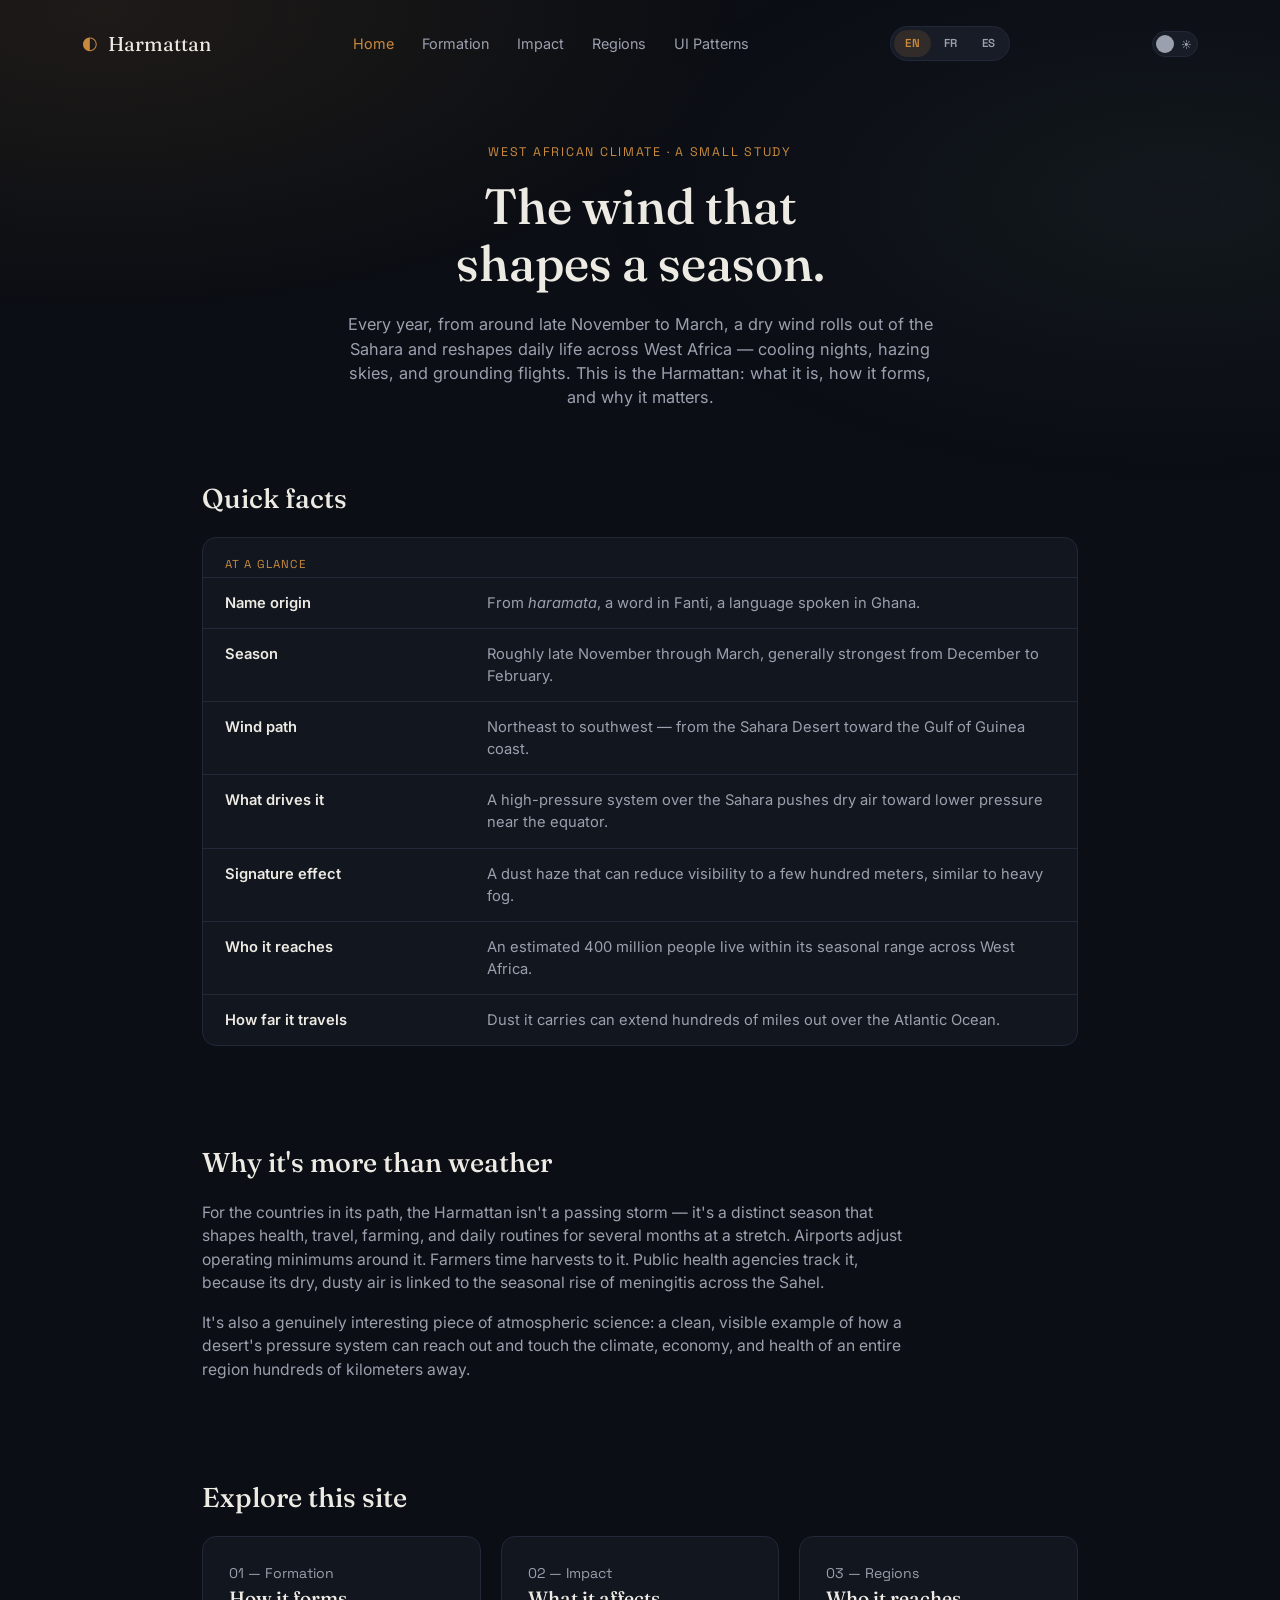
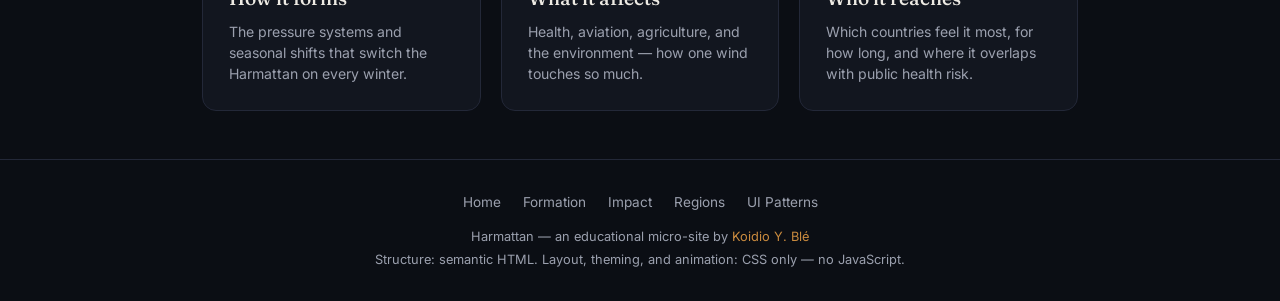
<file: index.html>
<!DOCTYPE html>
<html lang="en">
<head>
<meta charset="UTF-8">
<meta name="viewport" content="width=device-width, initial-scale=1.0">
<title>Harmattan — The wind that shapes a season</title>
<meta name="description" content="An educational micro-site about the Harmattan: the dry, dusty seasonal wind that shapes life across West Africa every year.">
<link rel="preconnect" href="https://fonts.googleapis.com">
<link rel="preconnect" href="https://fonts.gstatic.com" crossorigin>
<link href="https://fonts.googleapis.com/css2?family=Fraunces:opsz,wght@9..144,400;9..144,500;9..144,600&family=Inter:wght@400;500;600&family=Space+Grotesk:wght@500;600;700&display=swap" rel="stylesheet">
<link rel="stylesheet" href="style.css">
</head>
<body>

  <div class="haze" aria-hidden="true"></div>

  <div class="controls visually-hidden-group">
    <input type="radio" name="lang" id="lang-en" checked>
    <input type="radio" name="lang" id="lang-fr">
    <input type="radio" name="lang" id="lang-es">
  </div>

  <header class="site-header">
    <div class="site-header__inner">
      <a href="index.html" class="brand">
        <span class="brand__mark">◐</span>
        <span class="brand__name">Harmattan</span>
      </a>
      <nav class="site-nav" aria-label="Main">
        <a href="index.html" aria-current="page"><span lang="en">Home</span><span lang="fr">Accueil</span><span lang="es">Inicio</span></a>
        <a href="formation.html"><span lang="en">Formation</span><span lang="fr">Formation</span><span lang="es">Formación</span></a>
        <a href="impact.html"><span lang="en">Impact</span><span lang="fr">Impact</span><span lang="es">Impacto</span></a>
        <a href="regions.html"><span lang="en">Regions</span><span lang="fr">Régions</span><span lang="es">Regiones</span></a>
        <a href="pricing.html"><span lang="en">UI Patterns</span><span lang="fr">Motifs UI</span><span lang="es">Patrones UI</span></a>
      </nav>
      <div class="lang-switch" role="group" aria-label="Language">
        <label for="lang-en" class="lang-switch__label">EN</label>
        <label for="lang-fr" class="lang-switch__label">FR</label>
        <label for="lang-es" class="lang-switch__label">ES</label>
      </div>
      <label class="switch switch--theme" aria-label="Toggle light and dark theme">
        <input type="checkbox" id="theme-switch">
        <span class="switch__track switch__track--theme"><span class="switch__thumb"></span></span>
      </label>
    </div>
  </header>

  <main>
    <section class="page-hero">
      <p class="eyebrow">
        <span lang="en">West African climate · a small study</span>
        <span lang="fr">Climat ouest-africain · une petite étude</span>
        <span lang="es">Clima de África Occidental · un pequeño estudio</span>
      </p>
      <h1>
        <span lang="en">The wind that<br>shapes a season.</span>
        <span lang="fr">Le vent qui<br>façonne une saison.</span>
        <span lang="es">El viento que<br>moldea una estación.</span>
      </h1>
      <p class="page-hero__sub">
        <span lang="en">Every year, from around late November to March, a dry wind rolls out of the Sahara and reshapes daily life across West Africa — cooling nights, hazing skies, and grounding flights. This is the Harmattan: what it is, how it forms, and why it matters.</span>
        <span lang="fr">Chaque année, de fin novembre à mars environ, un vent sec souffle depuis le Sahara et transforme le quotidien en Afrique de l'Ouest — nuits plus fraîches, ciels brumeux et vols cloués au sol. Voici l'Harmattan : ce qu'il est, comment il se forme, et pourquoi il compte.</span>
        <span lang="es">Cada año, desde finales de noviembre hasta marzo aproximadamente, un viento seco sopla desde el Sahara y transforma la vida cotidiana en África Occidental: noches más frías, cielos brumosos y vuelos en tierra. Este es el Harmattan: qué es, cómo se forma y por qué importa.</span>
      </p>
    </section>

    <section class="content-section">
      <h2>
        <span lang="en">Quick facts</span>
        <span lang="fr">En bref</span>
        <span lang="es">Datos rápidos</span>
      </h2>
      <div class="data-table-wrap">
        <table class="data-table">
          <caption>
            <span lang="en">At a glance</span>
            <span lang="fr">En un coup d'œil</span>
            <span lang="es">De un vistazo</span>
          </caption>
          <tbody>
            <tr>
              <th scope="row"><span lang="en">Name origin</span><span lang="fr">Origine du nom</span><span lang="es">Origen del nombre</span></th>
              <td>
                <span lang="en">From <em>haramata</em>, a word in Fanti, a language spoken in Ghana.</span>
                <span lang="fr">Du mot <em>haramata</em>, un terme fanti, une langue parlée au Ghana.</span>
                <span lang="es">De la palabra <em>haramata</em>, un término fanti, una lengua hablada en Ghana.</span>
              </td>
            </tr>
            <tr>
              <th scope="row"><span lang="en">Season</span><span lang="fr">Saison</span><span lang="es">Temporada</span></th>
              <td>
                <span lang="en">Roughly late November through March, generally strongest from December to February.</span>
                <span lang="fr">Environ de fin novembre à mars, généralement le plus intense de décembre à février.</span>
                <span lang="es">Aproximadamente desde finales de noviembre hasta marzo, generalmente más intenso entre diciembre y febrero.</span>
              </td>
            </tr>
            <tr>
              <th scope="row"><span lang="en">Wind path</span><span lang="fr">Trajectoire du vent</span><span lang="es">Trayectoria del viento</span></th>
              <td>
                <span lang="en">Northeast to southwest — from the Sahara Desert toward the Gulf of Guinea coast.</span>
                <span lang="fr">Du nord-est vers le sud-ouest — du désert du Sahara vers la côte du golfe de Guinée.</span>
                <span lang="es">De noreste a suroeste, desde el desierto del Sahara hacia la costa del golfo de Guinea.</span>
              </td>
            </tr>
            <tr>
              <th scope="row"><span lang="en">What drives it</span><span lang="fr">Ce qui le déclenche</span><span lang="es">Qué lo provoca</span></th>
              <td>
                <span lang="en">A high-pressure system over the Sahara pushes dry air toward lower pressure near the equator.</span>
                <span lang="fr">Un système de haute pression au-dessus du Sahara pousse l'air sec vers une basse pression près de l'équateur.</span>
                <span lang="es">Un sistema de alta presión sobre el Sahara empuja aire seco hacia una zona de baja presión cerca del ecuador.</span>
              </td>
            </tr>
            <tr>
              <th scope="row"><span lang="en">Signature effect</span><span lang="fr">Effet caractéristique</span><span lang="es">Efecto distintivo</span></th>
              <td>
                <span lang="en">A dust haze that can reduce visibility to a few hundred meters, similar to heavy fog.</span>
                <span lang="fr">Une brume de poussière qui peut réduire la visibilité à quelques centaines de mètres, comme un épais brouillard.</span>
                <span lang="es">Una neblina de polvo que puede reducir la visibilidad a unos pocos cientos de metros, similar a una niebla espesa.</span>
              </td>
            </tr>
            <tr>
              <th scope="row"><span lang="en">Who it reaches</span><span lang="fr">Qui il touche</span><span lang="es">A quién alcanza</span></th>
              <td>
                <span lang="en">An estimated 400 million people live within its seasonal range across West Africa.</span>
                <span lang="fr">Environ 400 millions de personnes vivent dans sa zone d'influence saisonnière en Afrique de l'Ouest.</span>
                <span lang="es">Se estima que 400 millones de personas viven dentro de su alcance estacional en África Occidental.</span>
              </td>
            </tr>
            <tr>
              <th scope="row"><span lang="en">How far it travels</span><span lang="fr">Jusqu'où il voyage</span><span lang="es">Hasta dónde viaja</span></th>
              <td>
                <span lang="en">Dust it carries can extend hundreds of miles out over the Atlantic Ocean.</span>
                <span lang="fr">La poussière qu'il transporte peut s'étendre sur des centaines de kilomètres au-dessus de l'océan Atlantique.</span>
                <span lang="es">El polvo que transporta puede extenderse cientos de kilómetros sobre el océano Atlántico.</span>
              </td>
            </tr>
          </tbody>
        </table>
      </div>
    </section>

    <section class="content-section">
      <h2>
        <span lang="en">Why it's more than weather</span>
        <span lang="fr">Plus qu'une simple météo</span>
        <span lang="es">Más que un simple clima</span>
      </h2>
      <p>
        <span lang="en">For the countries in its path, the Harmattan isn't a passing storm — it's a distinct season that shapes health, travel, farming, and daily routines for several months at a stretch. Airports adjust operating minimums around it. Farmers time harvests to it. Public health agencies track it, because its dry, dusty air is linked to the seasonal rise of meningitis across the Sahel.</span>
        <span lang="fr">Pour les pays sur son passage, l'Harmattan n'est pas une tempête passagère — c'est une saison à part entière qui façonne la santé, les déplacements, l'agriculture et le quotidien pendant plusieurs mois. Les aéroports ajustent leurs seuils opérationnels en fonction de lui. Les agriculteurs calent leurs récoltes dessus. Les agences de santé publique le surveillent, car son air sec et poussiéreux est lié à la hausse saisonnière de la méningite dans le Sahel.</span>
        <span lang="es">Para los países en su trayectoria, el Harmattan no es una tormenta pasajera: es una temporada propia que moldea la salud, los viajes, la agricultura y la vida diaria durante varios meses. Los aeropuertos ajustan sus mínimos operativos en función de él. Los agricultores programan sus cosechas según él. Las agencias de salud pública lo monitorean, porque su aire seco y polvoriento está vinculado al aumento estacional de la meningitis en el Sahel.</span>
      </p>
      <p>
        <span lang="en">It's also a genuinely interesting piece of atmospheric science: a clean, visible example of how a desert's pressure system can reach out and touch the climate, economy, and health of an entire region hundreds of kilometers away.</span>
        <span lang="fr">C'est aussi un phénomène scientifique fascinant : un exemple clair et visible de la façon dont un système de pression désertique peut influencer le climat, l'économie et la santé de toute une région, à des centaines de kilomètres de distance.</span>
        <span lang="es">También es un fenómeno científico genuinamente interesante: un ejemplo claro y visible de cómo el sistema de presión de un desierto puede influir en el clima, la economía y la salud de toda una región, a cientos de kilómetros de distancia.</span>
      </p>
    </section>

    <section class="content-section">
      <h2>
        <span lang="en">Explore this site</span>
        <span lang="fr">Explorer ce site</span>
        <span lang="es">Explorar este sitio</span>
      </h2>
      <div class="page-grid">
        <a href="formation.html" class="page-card">
          <p class="page-card__index">
            <span lang="en">01 — Formation</span><span lang="fr">01 — Formation</span><span lang="es">01 — Formación</span>
          </p>
          <h3><span lang="en">How it forms</span><span lang="fr">Comment il se forme</span><span lang="es">Cómo se forma</span></h3>
          <p>
            <span lang="en">The pressure systems and seasonal shifts that switch the Harmattan on every winter.</span>
            <span lang="fr">Les systèmes de pression et les changements saisonniers qui déclenchent l'Harmattan chaque hiver.</span>
            <span lang="es">Los sistemas de presión y los cambios estacionales que activan el Harmattan cada invierno.</span>
          </p>
        </a>
        <a href="impact.html" class="page-card">
          <p class="page-card__index">
            <span lang="en">02 — Impact</span><span lang="fr">02 — Impact</span><span lang="es">02 — Impacto</span>
          </p>
          <h3><span lang="en">What it affects</span><span lang="fr">Ce qu'il affecte</span><span lang="es">Qué afecta</span></h3>
          <p>
            <span lang="en">Health, aviation, agriculture, and the environment — how one wind touches so much.</span>
            <span lang="fr">Santé, aviation, agriculture et environnement — comment un seul vent touche autant de domaines.</span>
            <span lang="es">Salud, aviación, agricultura y medio ambiente: cómo un solo viento afecta tanto.</span>
          </p>
        </a>
        <a href="regions.html" class="page-card">
          <p class="page-card__index">
            <span lang="en">03 — Regions</span><span lang="fr">03 — Régions</span><span lang="es">03 — Regiones</span>
          </p>
          <h3><span lang="en">Who it reaches</span><span lang="fr">Qui il touche</span><span lang="es">A quién alcanza</span></h3>
          <p>
            <span lang="en">Which countries feel it most, for how long, and where it overlaps with public health risk.</span>
            <span lang="fr">Quels pays le ressentent le plus, pendant combien de temps, et où il recoupe les risques de santé publique.</span>
            <span lang="es">Qué países lo sienten más, durante cuánto tiempo, y dónde se superpone con el riesgo de salud pública.</span>
          </p>
        </a>
      </div>
    </section>
  </main>

  <footer class="site-footer-unified">
    <nav class="site-footer-unified__nav" aria-label="Footer">
      <a href="index.html"><span lang="en">Home</span><span lang="fr">Accueil</span><span lang="es">Inicio</span></a>
      <a href="formation.html"><span lang="en">Formation</span><span lang="fr">Formation</span><span lang="es">Formación</span></a>
      <a href="impact.html"><span lang="en">Impact</span><span lang="fr">Impact</span><span lang="es">Impacto</span></a>
      <a href="regions.html"><span lang="en">Regions</span><span lang="fr">Régions</span><span lang="es">Regiones</span></a>
      <a href="pricing.html"><span lang="en">UI Patterns</span><span lang="fr">Motifs UI</span><span lang="es">Patrones UI</span></a>
    </nav>
    <p>
      <span lang="en">Harmattan — an educational micro-site by</span>
      <span lang="fr">Harmattan — un micro-site éducatif par</span>
      <span lang="es">Harmattan — un micrositio educativo por</span>
      <a class="brand-link" href="https://koidioble.com">Koidio Y. Blé</a>
    </p>
    <p>
      <span lang="en">Structure: semantic HTML. Layout, theming, and animation: CSS only — no JavaScript.</span>
      <span lang="fr">Structure : HTML sémantique. Mise en page, thèmes et animation : CSS uniquement — sans JavaScript.</span>
      <span lang="es">Estructura: HTML semántico. Diseño, temas y animación: solo CSS, sin JavaScript.</span>
    </p>
  </footer>

</body>
</html>
</file>
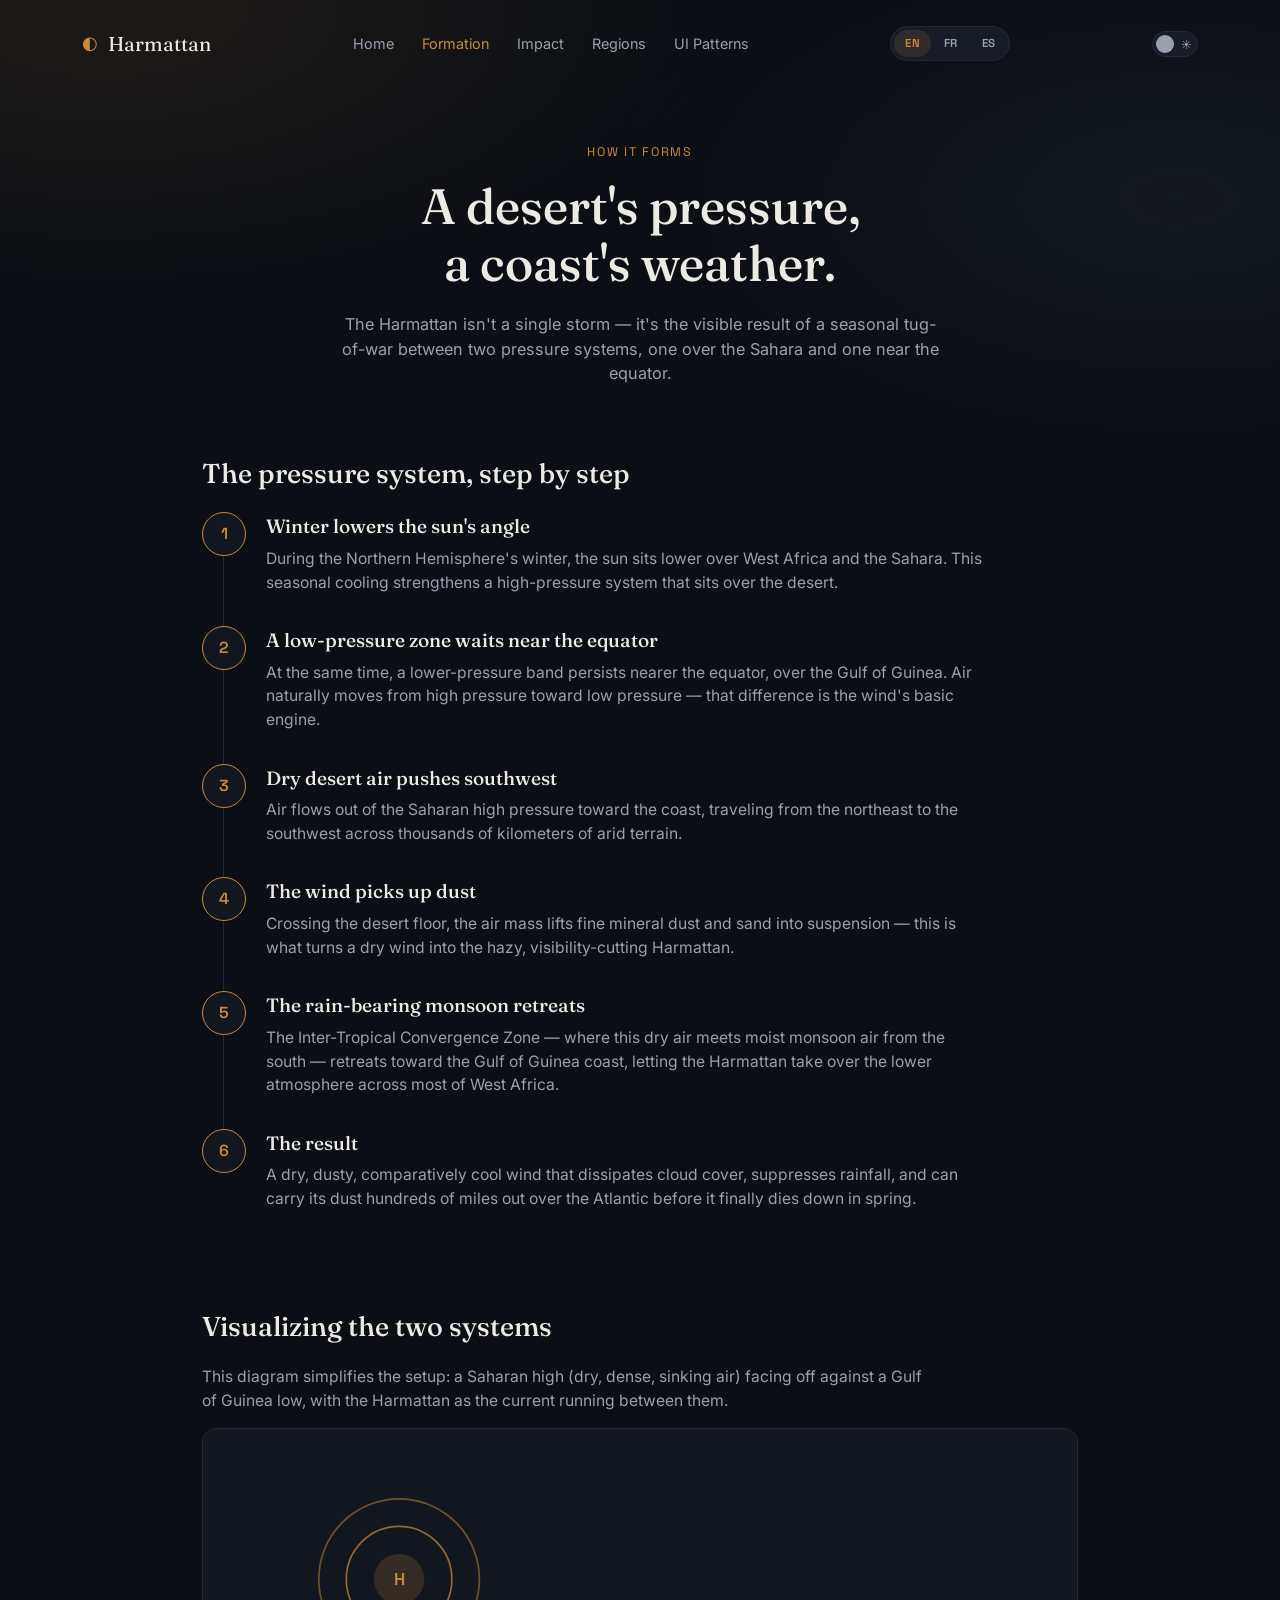
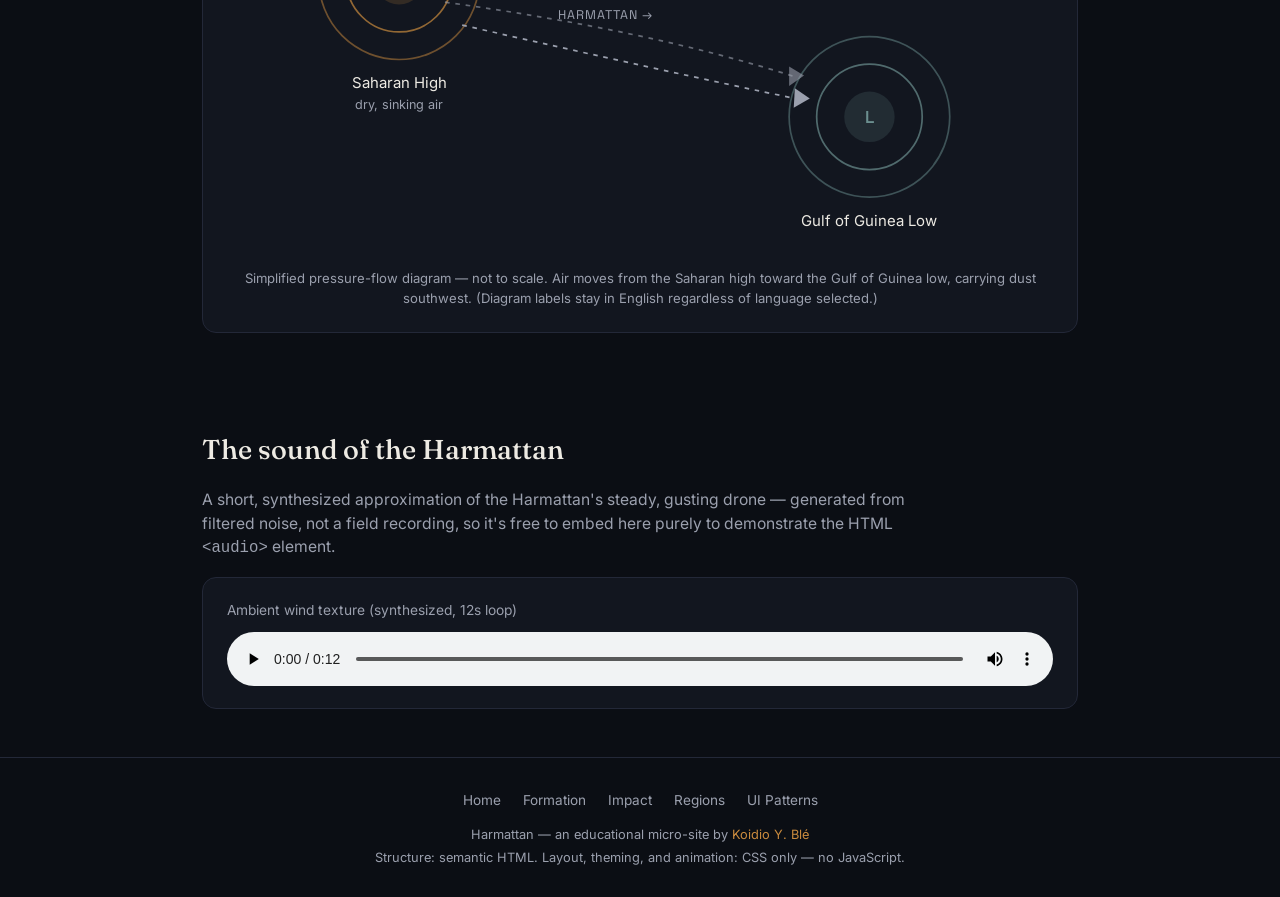
<file: formation.html>
<!DOCTYPE html>
<html lang="en">
<head>
<meta charset="UTF-8">
<meta name="viewport" content="width=device-width, initial-scale=1.0">
<title>How the Harmattan forms — Harmattan</title>
<meta name="description" content="A step-by-step explanation of the atmospheric pressure systems that create the Harmattan wind each year.">
<link rel="preconnect" href="https://fonts.googleapis.com">
<link rel="preconnect" href="https://fonts.gstatic.com" crossorigin>
<link href="https://fonts.googleapis.com/css2?family=Fraunces:opsz,wght@9..144,400;9..144,500;9..144,600&family=Inter:wght@400;500;600&family=Space+Grotesk:wght@500;600;700&display=swap" rel="stylesheet">
<link rel="stylesheet" href="style.css">
</head>
<body>

  <div class="haze" aria-hidden="true"></div>

  <div class="controls visually-hidden-group">
    <input type="radio" name="lang" id="lang-en" checked>
    <input type="radio" name="lang" id="lang-fr">
    <input type="radio" name="lang" id="lang-es">
  </div>

  <header class="site-header">
    <div class="site-header__inner">
      <a href="index.html" class="brand">
        <span class="brand__mark">◐</span>
        <span class="brand__name">Harmattan</span>
      </a>
      <nav class="site-nav" aria-label="Main">
        <a href="index.html"><span lang="en">Home</span><span lang="fr">Accueil</span><span lang="es">Inicio</span></a>
        <a href="formation.html" aria-current="page"><span lang="en">Formation</span><span lang="fr">Formation</span><span lang="es">Formación</span></a>
        <a href="impact.html"><span lang="en">Impact</span><span lang="fr">Impact</span><span lang="es">Impacto</span></a>
        <a href="regions.html"><span lang="en">Regions</span><span lang="fr">Régions</span><span lang="es">Regiones</span></a>
        <a href="pricing.html"><span lang="en">UI Patterns</span><span lang="fr">Motifs UI</span><span lang="es">Patrones UI</span></a>
      </nav>
      <div class="lang-switch" role="group" aria-label="Language">
        <label for="lang-en" class="lang-switch__label">EN</label>
        <label for="lang-fr" class="lang-switch__label">FR</label>
        <label for="lang-es" class="lang-switch__label">ES</label>
      </div>
      <label class="switch switch--theme" aria-label="Toggle light and dark theme">
        <input type="checkbox" id="theme-switch">
        <span class="switch__track switch__track--theme"><span class="switch__thumb"></span></span>
      </label>
    </div>
  </header>

  <main>
    <section class="page-hero">
      <p class="eyebrow">
        <span lang="en">How it forms</span><span lang="fr">Comment il se forme</span><span lang="es">Cómo se forma</span>
      </p>
      <h1>
        <span lang="en">A desert's pressure,<br>a coast's weather.</span>
        <span lang="fr">La pression d'un désert,<br>la météo d'une côte.</span>
        <span lang="es">La presión de un desierto,<br>el clima de una costa.</span>
      </h1>
      <p class="page-hero__sub">
        <span lang="en">The Harmattan isn't a single storm — it's the visible result of a seasonal tug-of-war between two pressure systems, one over the Sahara and one near the equator.</span>
        <span lang="fr">L'Harmattan n'est pas une tempête isolée — c'est le résultat visible d'un bras de fer saisonnier entre deux systèmes de pression, l'un au-dessus du Sahara et l'autre près de l'équateur.</span>
        <span lang="es">El Harmattan no es una tormenta aislada: es el resultado visible de un pulso estacional entre dos sistemas de presión, uno sobre el Sahara y otro cerca del ecuador.</span>
      </p>
    </section>

    <section class="content-section">
      <h2>
        <span lang="en">The pressure system, step by step</span>
        <span lang="fr">Le système de pression, étape par étape</span>
        <span lang="es">El sistema de presión, paso a paso</span>
      </h2>
      <ol class="timeline">
        <li class="timeline__step">
          <span class="timeline__marker">1</span>
          <div class="timeline__body">
            <h3><span lang="en">Winter lowers the sun's angle</span><span lang="fr">L'hiver abaisse l'angle du soleil</span><span lang="es">El invierno reduce el ángulo del sol</span></h3>
            <p>
              <span lang="en">During the Northern Hemisphere's winter, the sun sits lower over West Africa and the Sahara. This seasonal cooling strengthens a high-pressure system that sits over the desert.</span>
              <span lang="fr">Pendant l'hiver de l'hémisphère Nord, le soleil est plus bas au-dessus de l'Afrique de l'Ouest et du Sahara. Ce refroidissement saisonnier renforce un système de haute pression installé sur le désert.</span>
              <span lang="es">Durante el invierno del hemisferio norte, el sol está más bajo sobre África Occidental y el Sahara. Este enfriamiento estacional fortalece un sistema de alta presión que se instala sobre el desierto.</span>
            </p>
          </div>
        </li>
        <li class="timeline__step">
          <span class="timeline__marker">2</span>
          <div class="timeline__body">
            <h3><span lang="en">A low-pressure zone waits near the equator</span><span lang="fr">Une zone de basse pression attend près de l'équateur</span><span lang="es">Una zona de baja presión espera cerca del ecuador</span></h3>
            <p>
              <span lang="en">At the same time, a lower-pressure band persists nearer the equator, over the Gulf of Guinea. Air naturally moves from high pressure toward low pressure — that difference is the wind's basic engine.</span>
              <span lang="fr">Dans le même temps, une bande de basse pression persiste plus près de l'équateur, au-dessus du golfe de Guinée. L'air se déplace naturellement de la haute vers la basse pression — cette différence est le moteur de base du vent.</span>
              <span lang="es">Al mismo tiempo, una franja de baja presión persiste más cerca del ecuador, sobre el golfo de Guinea. El aire se mueve naturalmente de la alta hacia la baja presión: esa diferencia es el motor básico del viento.</span>
            </p>
          </div>
        </li>
        <li class="timeline__step">
          <span class="timeline__marker">3</span>
          <div class="timeline__body">
            <h3><span lang="en">Dry desert air pushes southwest</span><span lang="fr">L'air sec du désert pousse vers le sud-ouest</span><span lang="es">El aire seco del desierto empuja hacia el suroeste</span></h3>
            <p>
              <span lang="en">Air flows out of the Saharan high pressure toward the coast, traveling from the northeast to the southwest across thousands of kilometers of arid terrain.</span>
              <span lang="fr">L'air s'écoule de la haute pression saharienne vers la côte, se déplaçant du nord-est vers le sud-ouest sur des milliers de kilomètres de terrain aride.</span>
              <span lang="es">El aire fluye desde la alta presión sahariana hacia la costa, desplazándose de noreste a suroeste a través de miles de kilómetros de terreno árido.</span>
            </p>
          </div>
        </li>
        <li class="timeline__step">
          <span class="timeline__marker">4</span>
          <div class="timeline__body">
            <h3><span lang="en">The wind picks up dust</span><span lang="fr">Le vent soulève la poussière</span><span lang="es">El viento levanta polvo</span></h3>
            <p>
              <span lang="en">Crossing the desert floor, the air mass lifts fine mineral dust and sand into suspension — this is what turns a dry wind into the hazy, visibility-cutting Harmattan.</span>
              <span lang="fr">En traversant le sol du désert, la masse d'air soulève de fines particules minérales et du sable en suspension — c'est ce qui transforme un vent sec en Harmattan brumeux, réduisant la visibilité.</span>
              <span lang="es">Al cruzar el suelo del desierto, la masa de aire levanta finas partículas minerales y arena en suspensión, lo que convierte un viento seco en el brumoso Harmattan que reduce la visibilidad.</span>
            </p>
          </div>
        </li>
        <li class="timeline__step">
          <span class="timeline__marker">5</span>
          <div class="timeline__body">
            <h3><span lang="en">The rain-bearing monsoon retreats</span><span lang="fr">La mousson porteuse de pluie recule</span><span lang="es">El monzón portador de lluvia se retira</span></h3>
            <p>
              <span lang="en">The Inter-Tropical Convergence Zone — where this dry air meets moist monsoon air from the south — retreats toward the Gulf of Guinea coast, letting the Harmattan take over the lower atmosphere across most of West Africa.</span>
              <span lang="fr">La zone de convergence intertropicale — où cet air sec rencontre l'air humide de la mousson venant du sud — recule vers la côte du golfe de Guinée, laissant l'Harmattan dominer la basse atmosphère sur la majeure partie de l'Afrique de l'Ouest.</span>
              <span lang="es">La zona de convergencia intertropical, donde este aire seco se encuentra con el aire húmedo del monzón proveniente del sur, retrocede hacia la costa del golfo de Guinea, permitiendo que el Harmattan domine la atmósfera baja en la mayor parte de África Occidental.</span>
            </p>
          </div>
        </li>
        <li class="timeline__step">
          <span class="timeline__marker">6</span>
          <div class="timeline__body">
            <h3><span lang="en">The result</span><span lang="fr">Le résultat</span><span lang="es">El resultado</span></h3>
            <p>
              <span lang="en">A dry, dusty, comparatively cool wind that dissipates cloud cover, suppresses rainfall, and can carry its dust hundreds of miles out over the Atlantic before it finally dies down in spring.</span>
              <span lang="fr">Un vent sec, poussiéreux et relativement frais qui dissipe la couverture nuageuse, supprime les précipitations, et peut transporter sa poussière sur des centaines de kilomètres au-dessus de l'Atlantique avant de finalement s'essouffler au printemps.</span>
              <span lang="es">Un viento seco, polvoriento y relativamente fresco que disipa la cobertura de nubes, suprime las precipitaciones y puede transportar su polvo cientos de kilómetros sobre el Atlántico antes de finalmente disiparse en primavera.</span>
            </p>
          </div>
        </li>
      </ol>
    </section>

    <section class="content-section">
      <h2>
        <span lang="en">Visualizing the two systems</span>
        <span lang="fr">Visualiser les deux systèmes</span>
        <span lang="es">Visualizando los dos sistemas</span>
      </h2>
      <p>
        <span lang="en">This diagram simplifies the setup: a Saharan high (dry, dense, sinking air) facing off against a Gulf of Guinea low, with the Harmattan as the current running between them.</span>
        <span lang="fr">Ce schéma simplifie la situation : un anticyclone saharien (air sec, dense, descendant) face à une dépression du golfe de Guinée, l'Harmattan étant le courant qui circule entre les deux.</span>
        <span lang="es">Este diagrama simplifica la situación: un anticiclón sahariano (aire seco, denso, descendente) frente a una baja presión del golfo de Guinea, con el Harmattan como la corriente que fluye entre ambos.</span>
      </p>
      <figure class="figure">
        <svg viewBox="0 0 720 350" xmlns="http://www.w3.org/2000/svg" role="img" aria-labelledby="pressure-diagram-title">
          <title id="pressure-diagram-title">Diagram of the Saharan high-pressure system pushing dry air southwest toward the Gulf of Guinea low-pressure zone</title>

          <circle cx="150" cy="110" r="70" fill="none" stroke="var(--accent)" stroke-width="1.5" opacity="0.5"/>
          <circle cx="150" cy="110" r="46" fill="none" stroke="var(--accent)" stroke-width="1.5" opacity="0.7"/>
          <circle cx="150" cy="110" r="22" fill="var(--accent)" opacity="0.18"/>
          <text x="150" y="115" text-anchor="middle" font-family="var(--font-mono)" font-size="15" font-weight="600" fill="var(--accent)">H</text>
          <text x="150" y="205" text-anchor="middle" font-family="var(--font-body)" font-size="13" fill="var(--text)">Saharan High</text>
          <text x="150" y="223" text-anchor="middle" font-family="var(--font-body)" font-size="11" fill="var(--text-dim)">dry, sinking air</text>

          <circle cx="560" cy="230" r="70" fill="none" stroke="var(--teal)" stroke-width="1.5" opacity="0.5"/>
          <circle cx="560" cy="230" r="46" fill="none" stroke="var(--teal)" stroke-width="1.5" opacity="0.7"/>
          <circle cx="560" cy="230" r="22" fill="var(--teal)" opacity="0.18"/>
          <text x="560" y="235" text-anchor="middle" font-family="var(--font-mono)" font-size="15" font-weight="600" fill="var(--teal)">L</text>
          <text x="560" y="325" text-anchor="middle" font-family="var(--font-body)" font-size="13" fill="var(--text)">Gulf of Guinea Low</text>

          <path d="M 205 150 Q 380 190 500 215" fill="none" stroke="var(--text-dim)" stroke-width="1.5" stroke-dasharray="4 5"/>
          <path d="M 495 205 L 508 214 L 494 222 Z" fill="var(--text-dim)"/>

          <path d="M 190 130 Q 370 155 495 195" fill="none" stroke="var(--text-dim)" stroke-width="1.5" stroke-dasharray="4 5" opacity="0.6"/>
          <path d="M 490 186 L 503 194 L 490 203 Z" fill="var(--text-dim)" opacity="0.6"/>

          <text x="330" y="145" text-anchor="middle" font-family="var(--font-mono)" font-size="11" letter-spacing="0.08em" fill="var(--text-dim)">HARMATTAN →</text>
        </svg>
        <figcaption>
          <span lang="en">Simplified pressure-flow diagram — not to scale. Air moves from the Saharan high toward the Gulf of Guinea low, carrying dust southwest. (Diagram labels stay in English regardless of language selected.)</span>
          <span lang="fr">Schéma simplifié du flux de pression — pas à l'échelle. L'air se déplace de l'anticyclone saharien vers la dépression du golfe de Guinée, transportant la poussière vers le sud-ouest. (Les étiquettes du schéma restent en anglais quelle que soit la langue choisie.)</span>
          <span lang="es">Diagrama simplificado del flujo de presión, sin escala. El aire se mueve desde el anticiclón sahariano hacia la baja presión del golfo de Guinea, transportando polvo hacia el suroeste. (Las etiquetas del diagrama permanecen en inglés sin importar el idioma elegido.)</span>
        </figcaption>
      </figure>
    </section>

    <section class="content-section">
      <h2>
        <span lang="en">The sound of the Harmattan</span>
        <span lang="fr">Le son de l'Harmattan</span>
        <span lang="es">El sonido del Harmattan</span>
      </h2>
      <p>
        <span lang="en">A short, synthesized approximation of the Harmattan's steady, gusting drone — generated from filtered noise, not a field recording, so it's free to embed here purely to demonstrate the HTML <code>&lt;audio&gt;</code> element.</span>
        <span lang="fr">Une courte approximation synthétisée du bourdonnement constant et venteux de l'Harmattan — générée à partir de bruit filtré, et non d'un enregistrement de terrain, ce qui permet de l'intégrer ici librement pour démontrer l'élément HTML <code>&lt;audio&gt;</code>.</span>
        <span lang="es">Una breve aproximación sintetizada del zumbido constante y racheado del Harmattan, generada a partir de ruido filtrado y no de una grabación de campo, por lo que se puede incorporar aquí libremente solo para demostrar el elemento HTML <code>&lt;audio&gt;</code>.</span>
      </p>
      <div class="audio-block">
        <p>
          <span lang="en">Ambient wind texture (synthesized, 12s loop)</span>
          <span lang="fr">Texture sonore de vent ambiant (synthétisée, boucle de 12 s)</span>
          <span lang="es">Textura de viento ambiental (sintetizada, bucle de 12 s)</span>
        </p>
        <audio controls loop>
          <source src="assets/wind-ambience.wav" type="audio/wav">
          <span lang="en">Your browser doesn't support embedded audio — you can still open <a href="assets/wind-ambience.wav">the audio file directly</a>.</span>
          <span lang="fr">Votre navigateur ne prend pas en charge l'audio intégré — vous pouvez tout de même ouvrir <a href="assets/wind-ambience.wav">le fichier audio directement</a>.</span>
          <span lang="es">Tu navegador no admite audio incorporado — aún puedes abrir <a href="assets/wind-ambience.wav">el archivo de audio directamente</a>.</span>
        </audio>
      </div>
    </section>
  </main>

  <footer class="site-footer-unified">
    <nav class="site-footer-unified__nav" aria-label="Footer">
      <a href="index.html"><span lang="en">Home</span><span lang="fr">Accueil</span><span lang="es">Inicio</span></a>
      <a href="formation.html"><span lang="en">Formation</span><span lang="fr">Formation</span><span lang="es">Formación</span></a>
      <a href="impact.html"><span lang="en">Impact</span><span lang="fr">Impact</span><span lang="es">Impacto</span></a>
      <a href="regions.html"><span lang="en">Regions</span><span lang="fr">Régions</span><span lang="es">Regiones</span></a>
      <a href="pricing.html"><span lang="en">UI Patterns</span><span lang="fr">Motifs UI</span><span lang="es">Patrones UI</span></a>
    </nav>
    <p>
      <span lang="en">Harmattan — an educational micro-site by</span>
      <span lang="fr">Harmattan — un micro-site éducatif par</span>
      <span lang="es">Harmattan — un micrositio educativo por</span>
      <a class="brand-link" href="https://koidioble.com">Koidio Y. Blé</a>
    </p>
    <p>
      <span lang="en">Structure: semantic HTML. Layout, theming, and animation: CSS only — no JavaScript.</span>
      <span lang="fr">Structure : HTML sémantique. Mise en page, thèmes et animation : CSS uniquement — sans JavaScript.</span>
      <span lang="es">Estructura: HTML semántico. Diseño, temas y animación: solo CSS, sin JavaScript.</span>
    </p>
  </footer>

</body>
</html>
</file>
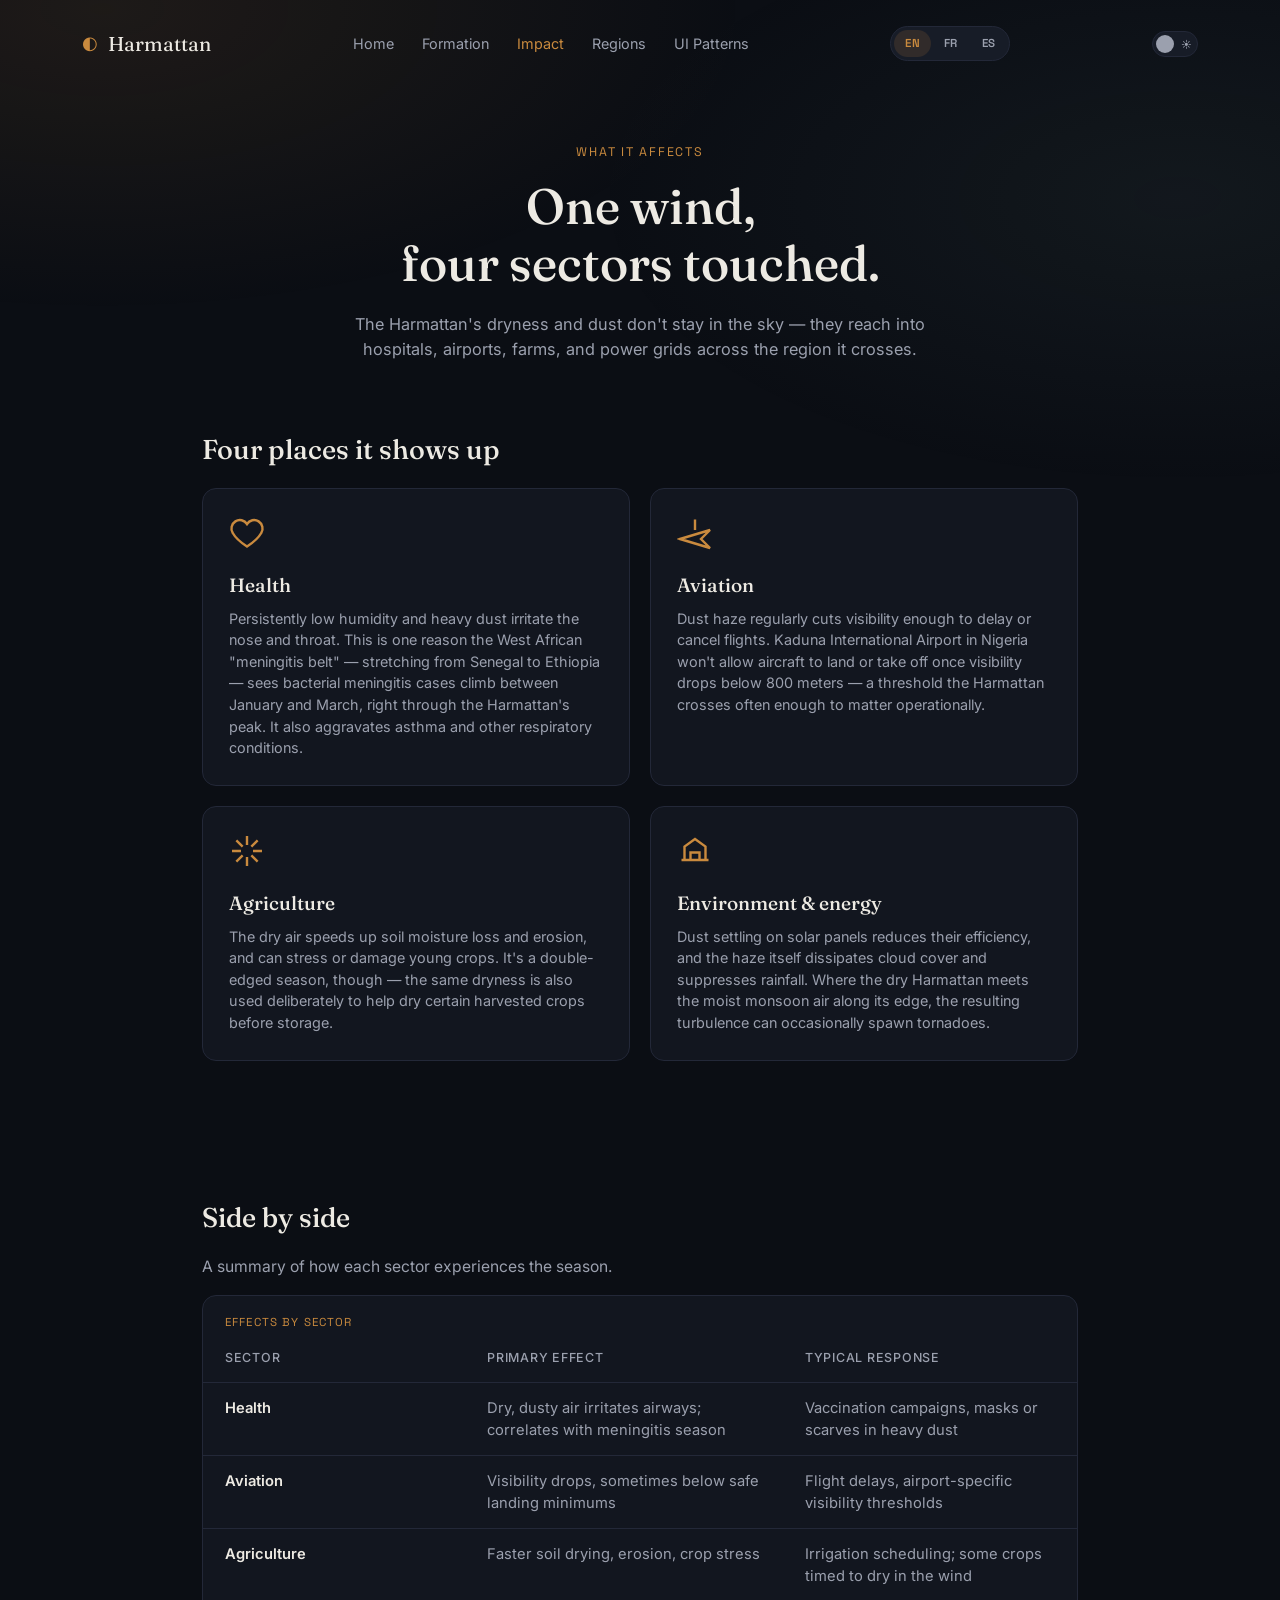
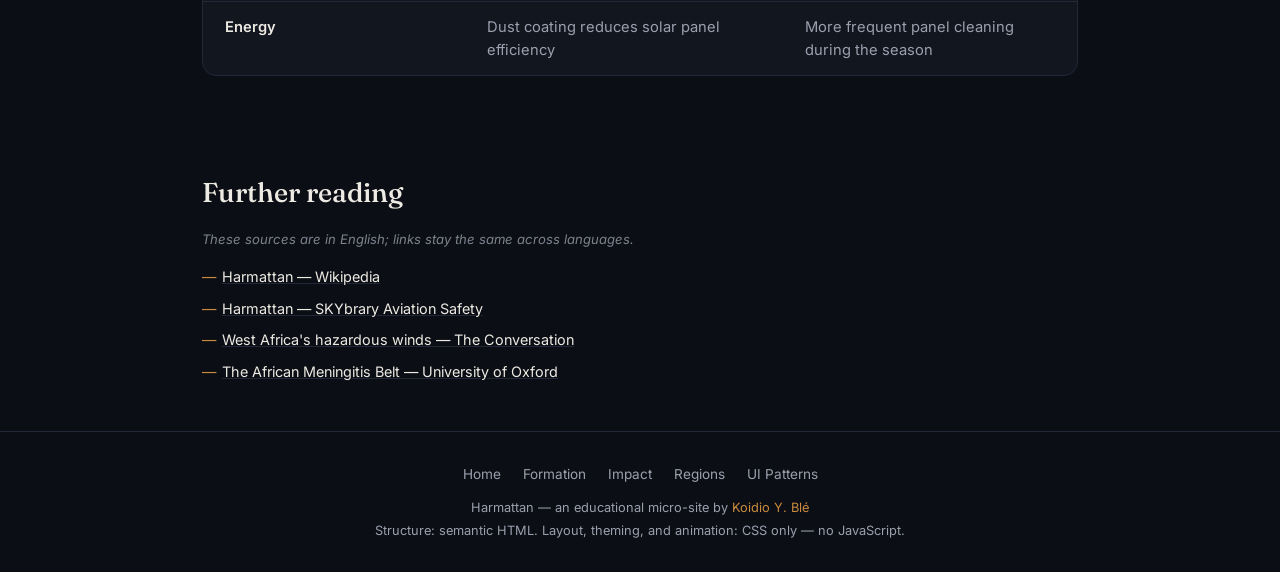
<file: impact.html>
<!DOCTYPE html>
<html lang="en">
<head>
<meta charset="UTF-8">
<meta name="viewport" content="width=device-width, initial-scale=1.0">
<title>What the Harmattan affects — Harmattan</title>
<meta name="description" content="How the Harmattan wind affects health, aviation, agriculture, and the environment across West Africa.">
<link rel="preconnect" href="https://fonts.googleapis.com">
<link rel="preconnect" href="https://fonts.gstatic.com" crossorigin>
<link href="https://fonts.googleapis.com/css2?family=Fraunces:opsz,wght@9..144,400;9..144,500;9..144,600&family=Inter:wght@400;500;600&family=Space+Grotesk:wght@500;600;700&display=swap" rel="stylesheet">
<link rel="stylesheet" href="style.css">
</head>
<body>

  <div class="haze" aria-hidden="true"></div>

  <div class="controls visually-hidden-group">
    <input type="radio" name="lang" id="lang-en" checked>
    <input type="radio" name="lang" id="lang-fr">
    <input type="radio" name="lang" id="lang-es">
  </div>

  <header class="site-header">
    <div class="site-header__inner">
      <a href="index.html" class="brand">
        <span class="brand__mark">◐</span>
        <span class="brand__name">Harmattan</span>
      </a>
      <nav class="site-nav" aria-label="Main">
        <a href="index.html"><span lang="en">Home</span><span lang="fr">Accueil</span><span lang="es">Inicio</span></a>
        <a href="formation.html"><span lang="en">Formation</span><span lang="fr">Formation</span><span lang="es">Formación</span></a>
        <a href="impact.html" aria-current="page"><span lang="en">Impact</span><span lang="fr">Impact</span><span lang="es">Impacto</span></a>
        <a href="regions.html"><span lang="en">Regions</span><span lang="fr">Régions</span><span lang="es">Regiones</span></a>
        <a href="pricing.html"><span lang="en">UI Patterns</span><span lang="fr">Motifs UI</span><span lang="es">Patrones UI</span></a>
      </nav>
      <div class="lang-switch" role="group" aria-label="Language">
        <label for="lang-en" class="lang-switch__label">EN</label>
        <label for="lang-fr" class="lang-switch__label">FR</label>
        <label for="lang-es" class="lang-switch__label">ES</label>
      </div>
      <label class="switch switch--theme" aria-label="Toggle light and dark theme">
        <input type="checkbox" id="theme-switch">
        <span class="switch__track switch__track--theme"><span class="switch__thumb"></span></span>
      </label>
    </div>
  </header>

  <main>
    <section class="page-hero">
      <p class="eyebrow">
        <span lang="en">What it affects</span><span lang="fr">Ce qu'il affecte</span><span lang="es">Qué afecta</span>
      </p>
      <h1>
        <span lang="en">One wind,<br>four sectors touched.</span>
        <span lang="fr">Un seul vent,<br>quatre secteurs touchés.</span>
        <span lang="es">Un solo viento,<br>cuatro sectores afectados.</span>
      </h1>
      <p class="page-hero__sub">
        <span lang="en">The Harmattan's dryness and dust don't stay in the sky — they reach into hospitals, airports, farms, and power grids across the region it crosses.</span>
        <span lang="fr">La sécheresse et la poussière de l'Harmattan ne restent pas dans le ciel — elles atteignent hôpitaux, aéroports, fermes et réseaux électriques dans toute la région qu'il traverse.</span>
        <span lang="es">La sequedad y el polvo del Harmattan no se quedan en el cielo: llegan a hospitales, aeropuertos, granjas y redes eléctricas en toda la región que atraviesa.</span>
      </p>
    </section>

    <section class="content-section">
      <h2>
        <span lang="en">Four places it shows up</span>
        <span lang="fr">Quatre domaines concernés</span>
        <span lang="es">Cuatro lugares donde se nota</span>
      </h2>
      <div class="impact-grid">

        <article class="impact-card">
          <svg class="impact-card__icon" viewBox="0 0 24 24" fill="none" stroke="currentColor" stroke-width="1.6" aria-hidden="true">
            <path d="M12 21s-7-4.5-9.5-9A5.5 5.5 0 0 1 12 6a5.5 5.5 0 0 1 9.5 6c-2.5 4.5-9.5 9-9.5 9z"/>
          </svg>
          <h3><span lang="en">Health</span><span lang="fr">Santé</span><span lang="es">Salud</span></h3>
          <p>
            <span lang="en">Persistently low humidity and heavy dust irritate the nose and throat. This is one reason the West African "meningitis belt" — stretching from Senegal to Ethiopia — sees bacterial meningitis cases climb between January and March, right through the Harmattan's peak. It also aggravates asthma and other respiratory conditions.</span>
            <span lang="fr">Une humidité constamment basse et une poussière abondante irritent le nez et la gorge. C'est l'une des raisons pour lesquelles la « ceinture de la méningite » ouest-africaine — qui s'étend du Sénégal à l'Éthiopie — voit les cas de méningite bactérienne augmenter entre janvier et mars, en plein pic de l'Harmattan. Cela aggrave aussi l'asthme et d'autres troubles respiratoires.</span>
            <span lang="es">La humedad persistentemente baja y el polvo intenso irritan la nariz y la garganta. Esta es una de las razones por las que el «cinturón de la meningitis» de África Occidental —que se extiende desde Senegal hasta Etiopía— ve aumentar los casos de meningitis bacteriana entre enero y marzo, justo en el pico del Harmattan. También agrava el asma y otras afecciones respiratorias.</span>
          </p>
        </article>

        <article class="impact-card">
          <svg class="impact-card__icon" viewBox="0 0 24 24" fill="none" stroke="currentColor" stroke-width="1.6" aria-hidden="true">
            <path d="M2 16l20-6-6 6 6 6-20-6zM12 10V3"/>
          </svg>
          <h3><span lang="en">Aviation</span><span lang="fr">Aviation</span><span lang="es">Aviación</span></h3>
          <p>
            <span lang="en">Dust haze regularly cuts visibility enough to delay or cancel flights. Kaduna International Airport in Nigeria won't allow aircraft to land or take off once visibility drops below 800 meters — a threshold the Harmattan crosses often enough to matter operationally.</span>
            <span lang="fr">La brume de poussière réduit régulièrement la visibilité au point de retarder ou d'annuler des vols. L'aéroport international de Kaduna, au Nigeria, n'autorise ni atterrissage ni décollage dès que la visibilité descend sous 800 mètres — un seuil que l'Harmattan franchit assez souvent pour avoir un impact opérationnel.</span>
            <span lang="es">La neblina de polvo reduce con frecuencia la visibilidad lo suficiente como para retrasar o cancelar vuelos. El Aeropuerto Internacional de Kaduna, en Nigeria, no permite aterrizajes ni despegues cuando la visibilidad cae por debajo de 800 metros, un umbral que el Harmattan supera con la frecuencia suficiente para tener un impacto operativo.</span>
          </p>
        </article>

        <article class="impact-card">
          <svg class="impact-card__icon" viewBox="0 0 24 24" fill="none" stroke="currentColor" stroke-width="1.6" aria-hidden="true">
            <path d="M12 2v6M12 22v-6M4.9 4.9l4.2 4.2M14.9 14.9l4.2 4.2M2 12h6M16 12h6M4.9 19.1l4.2-4.2M14.9 9.1l4.2-4.2"/>
          </svg>
          <h3><span lang="en">Agriculture</span><span lang="fr">Agriculture</span><span lang="es">Agricultura</span></h3>
          <p>
            <span lang="en">The dry air speeds up soil moisture loss and erosion, and can stress or damage young crops. It's a double-edged season, though — the same dryness is also used deliberately to help dry certain harvested crops before storage.</span>
            <span lang="fr">L'air sec accélère la perte d'humidité du sol et l'érosion, et peut stresser ou endommager les jeunes cultures. C'est cependant une saison à double tranchant — la même sécheresse est aussi utilisée volontairement pour aider à sécher certaines récoltes avant leur stockage.</span>
            <span lang="es">El aire seco acelera la pérdida de humedad del suelo y la erosión, y puede estresar o dañar los cultivos jóvenes. Sin embargo, es una temporada de doble filo: la misma sequedad también se usa deliberadamente para ayudar a secar ciertos cultivos cosechados antes de almacenarlos.</span>
          </p>
        </article>

        <article class="impact-card">
          <svg class="impact-card__icon" viewBox="0 0 24 24" fill="none" stroke="currentColor" stroke-width="1.6" aria-hidden="true">
            <path d="M3 18h18M5 18V9l7-5 7 5v9M9 18v-5h6v5"/>
          </svg>
          <h3><span lang="en">Environment &amp; energy</span><span lang="fr">Environnement et énergie</span><span lang="es">Medio ambiente y energía</span></h3>
          <p>
            <span lang="en">Dust settling on solar panels reduces their efficiency, and the haze itself dissipates cloud cover and suppresses rainfall. Where the dry Harmattan meets the moist monsoon air along its edge, the resulting turbulence can occasionally spawn tornadoes.</span>
            <span lang="fr">La poussière qui se dépose sur les panneaux solaires réduit leur efficacité, et la brume elle-même dissipe la couverture nuageuse et supprime les précipitations. Là où l'Harmattan sec rencontre l'air humide de la mousson à sa lisière, la turbulence qui en résulte peut parfois engendrer des tornades.</span>
            <span lang="es">El polvo que se deposita sobre los paneles solares reduce su eficiencia, y la propia neblina disipa la cobertura de nubes y suprime las precipitaciones. Donde el seco Harmattan se encuentra con el aire húmedo del monzón en su borde, la turbulencia resultante puede ocasionalmente generar tornados.</span>
          </p>
        </article>

      </div>
    </section>

    <section class="content-section">
      <h2>
        <span lang="en">Side by side</span><span lang="fr">Côte à côte</span><span lang="es">Uno al lado del otro</span>
      </h2>
      <p>
        <span lang="en">A summary of how each sector experiences the season.</span>
        <span lang="fr">Un résumé de la façon dont chaque secteur vit cette saison.</span>
        <span lang="es">Un resumen de cómo cada sector vive esta temporada.</span>
      </p>
      <div class="data-table-wrap">
        <table class="data-table">
          <caption>
            <span lang="en">Effects by sector</span><span lang="fr">Effets par secteur</span><span lang="es">Efectos por sector</span>
          </caption>
          <thead>
            <tr>
              <th scope="col"><span lang="en">Sector</span><span lang="fr">Secteur</span><span lang="es">Sector</span></th>
              <th scope="col"><span lang="en">Primary effect</span><span lang="fr">Effet principal</span><span lang="es">Efecto principal</span></th>
              <th scope="col"><span lang="en">Typical response</span><span lang="fr">Réponse typique</span><span lang="es">Respuesta típica</span></th>
            </tr>
          </thead>
          <tbody>
            <tr>
              <th scope="row"><span lang="en">Health</span><span lang="fr">Santé</span><span lang="es">Salud</span></th>
              <td>
                <span lang="en">Dry, dusty air irritates airways; correlates with meningitis season</span>
                <span lang="fr">L'air sec et poussiéreux irrite les voies respiratoires ; corrélé à la saison de la méningite</span>
                <span lang="es">El aire seco y polvoriento irrita las vías respiratorias; se correlaciona con la temporada de meningitis</span>
              </td>
              <td>
                <span lang="en">Vaccination campaigns, masks or scarves in heavy dust</span>
                <span lang="fr">Campagnes de vaccination, masques ou foulards en cas de forte poussière</span>
                <span lang="es">Campañas de vacunación, mascarillas o pañuelos en caso de mucho polvo</span>
              </td>
            </tr>
            <tr>
              <th scope="row"><span lang="en">Aviation</span><span lang="fr">Aviation</span><span lang="es">Aviación</span></th>
              <td>
                <span lang="en">Visibility drops, sometimes below safe landing minimums</span>
                <span lang="fr">La visibilité chute, parfois sous les minimums de sécurité à l'atterrissage</span>
                <span lang="es">La visibilidad cae, a veces por debajo de los mínimos seguros de aterrizaje</span>
              </td>
              <td>
                <span lang="en">Flight delays, airport-specific visibility thresholds</span>
                <span lang="fr">Retards de vols, seuils de visibilité propres à chaque aéroport</span>
                <span lang="es">Retrasos de vuelos, umbrales de visibilidad específicos de cada aeropuerto</span>
              </td>
            </tr>
            <tr>
              <th scope="row"><span lang="en">Agriculture</span><span lang="fr">Agriculture</span><span lang="es">Agricultura</span></th>
              <td>
                <span lang="en">Faster soil drying, erosion, crop stress</span>
                <span lang="fr">Séchage plus rapide du sol, érosion, stress des cultures</span>
                <span lang="es">Secado más rápido del suelo, erosión, estrés en los cultivos</span>
              </td>
              <td>
                <span lang="en">Irrigation scheduling; some crops timed to dry in the wind</span>
                <span lang="fr">Planification de l'irrigation ; certaines cultures programmées pour sécher au vent</span>
                <span lang="es">Programación del riego; algunos cultivos programados para secarse con el viento</span>
              </td>
            </tr>
            <tr>
              <th scope="row"><span lang="en">Energy</span><span lang="fr">Énergie</span><span lang="es">Energía</span></th>
              <td>
                <span lang="en">Dust coating reduces solar panel efficiency</span>
                <span lang="fr">Le dépôt de poussière réduit l'efficacité des panneaux solaires</span>
                <span lang="es">La capa de polvo reduce la eficiencia de los paneles solares</span>
              </td>
              <td>
                <span lang="en">More frequent panel cleaning during the season</span>
                <span lang="fr">Nettoyage plus fréquent des panneaux pendant la saison</span>
                <span lang="es">Limpieza más frecuente de los paneles durante la temporada</span>
              </td>
            </tr>
          </tbody>
        </table>
      </div>
    </section>

    <section class="content-section">
      <h2>
        <span lang="en">Further reading</span><span lang="fr">Pour aller plus loin</span><span lang="es">Para saber más</span>
      </h2>
      <p class="source-note">
        <span lang="en">These sources are in English; links stay the same across languages.</span>
        <span lang="fr">Ces sources sont en anglais ; les liens restent identiques dans toutes les langues.</span>
        <span lang="es">Estas fuentes están en inglés; los enlaces son los mismos en todos los idiomas.</span>
      </p>
      <ul class="sources-list">
        <li><a href="https://en.wikipedia.org/wiki/Harmattan" target="_blank" rel="noopener">Harmattan — Wikipedia</a></li>
        <li><a href="https://skybrary.aero/articles/harmattan" target="_blank" rel="noopener">Harmattan — SKYbrary Aviation Safety</a></li>
        <li><a href="https://theconversation.com/west-africas-hazardous-winds-harmattan-carries-more-than-dust-it-also-spreads-disease-252426" target="_blank" rel="noopener">West Africa's hazardous winds — The Conversation</a></li>
        <li><a href="https://maidenlab.zoo.ox.ac.uk/african-meningitis-belt" target="_blank" rel="noopener">The African Meningitis Belt — University of Oxford</a></li>
      </ul>
    </section>
  </main>

  <footer class="site-footer-unified">
    <nav class="site-footer-unified__nav" aria-label="Footer">
      <a href="index.html"><span lang="en">Home</span><span lang="fr">Accueil</span><span lang="es">Inicio</span></a>
      <a href="formation.html"><span lang="en">Formation</span><span lang="fr">Formation</span><span lang="es">Formación</span></a>
      <a href="impact.html"><span lang="en">Impact</span><span lang="fr">Impact</span><span lang="es">Impacto</span></a>
      <a href="regions.html"><span lang="en">Regions</span><span lang="fr">Régions</span><span lang="es">Regiones</span></a>
      <a href="pricing.html"><span lang="en">UI Patterns</span><span lang="fr">Motifs UI</span><span lang="es">Patrones UI</span></a>
    </nav>
    <p>
      <span lang="en">Harmattan — an educational micro-site by</span>
      <span lang="fr">Harmattan — un micro-site éducatif par</span>
      <span lang="es">Harmattan — un micrositio educativo por</span>
      <a class="brand-link" href="https://koidioble.com">Koidio Y. Blé</a>
    </p>
    <p>
      <span lang="en">Structure: semantic HTML. Layout, theming, and animation: CSS only — no JavaScript.</span>
      <span lang="fr">Structure : HTML sémantique. Mise en page, thèmes et animation : CSS uniquement — sans JavaScript.</span>
      <span lang="es">Estructura: HTML semántico. Diseño, temas y animación: solo CSS, sin JavaScript.</span>
    </p>
  </footer>

</body>
</html>
</file>
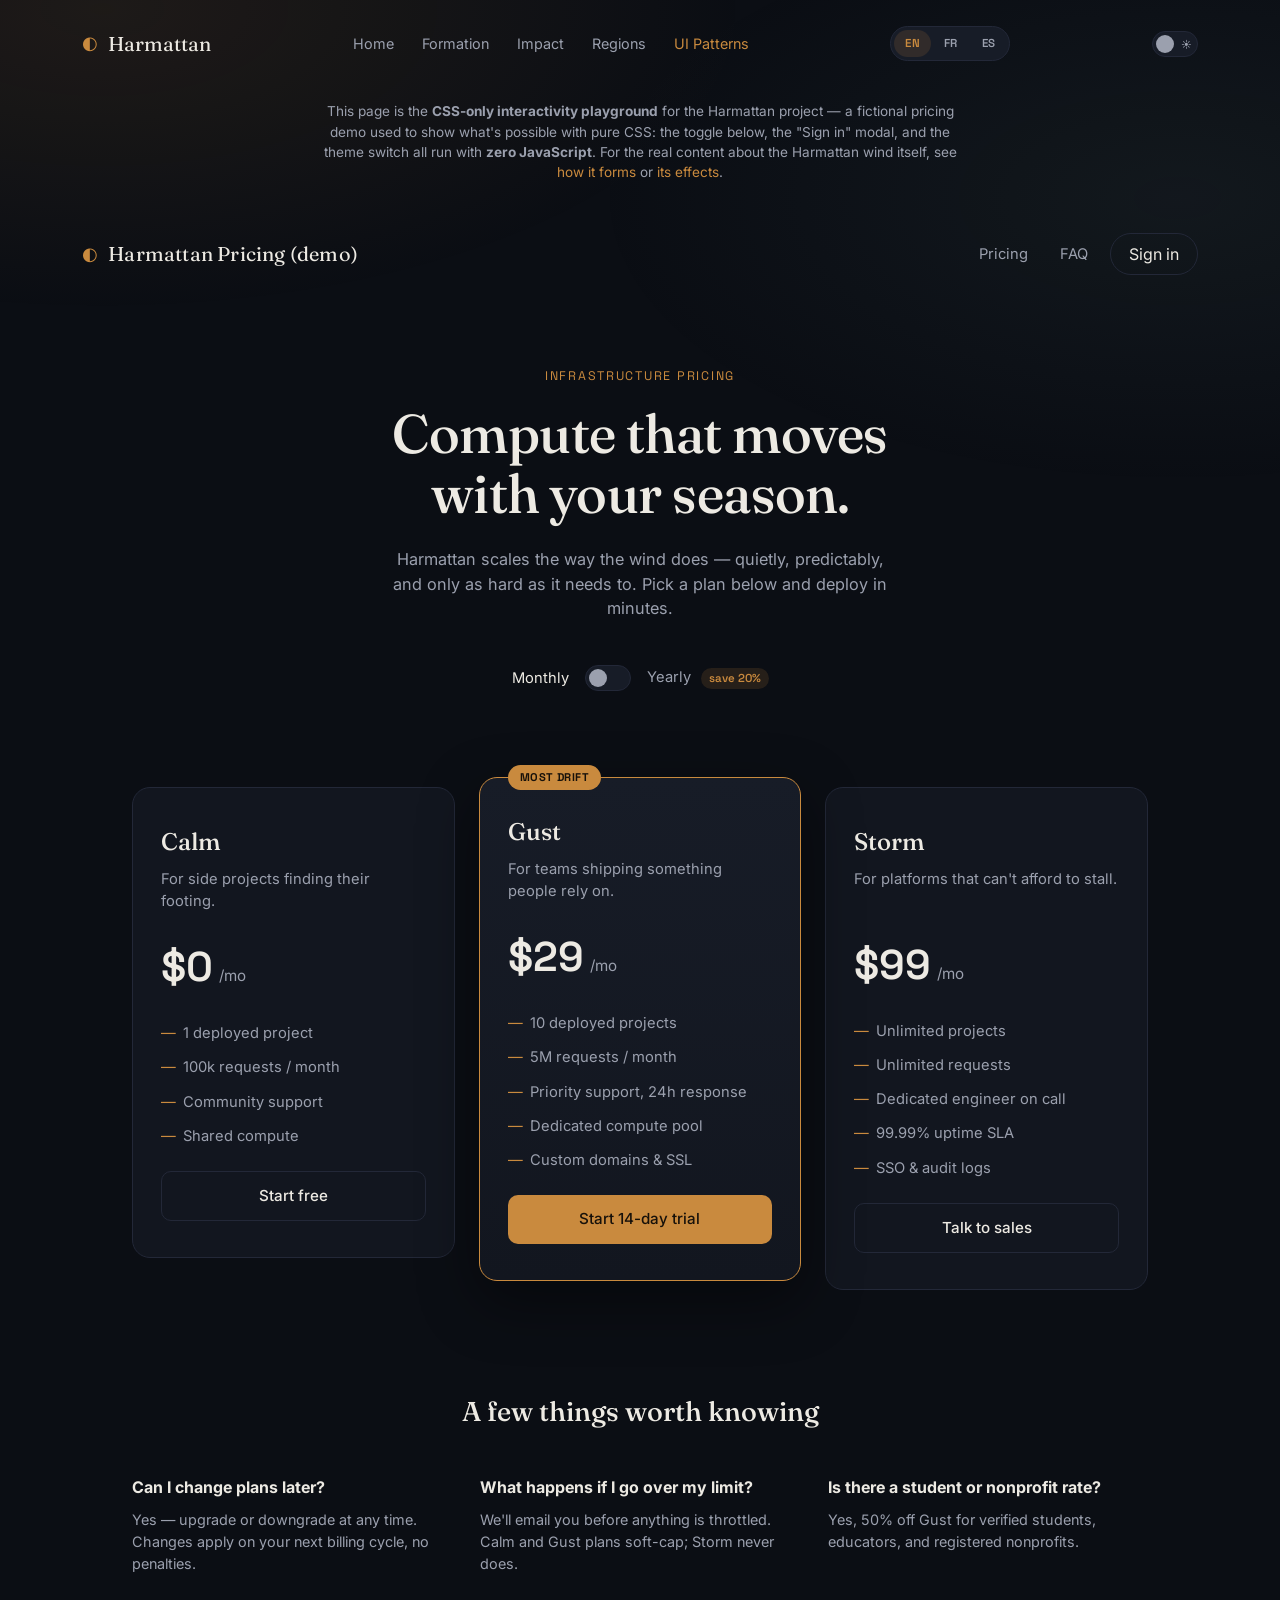
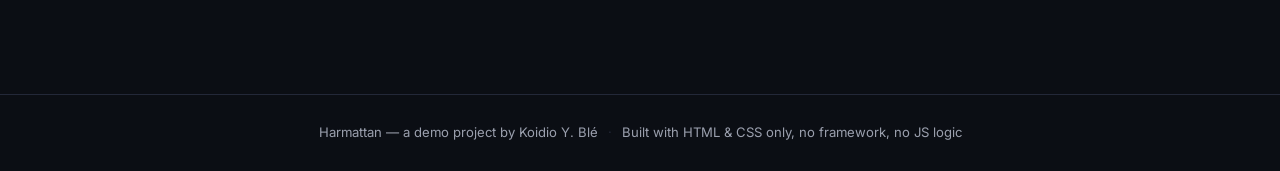
<file: pricing.html>
<!DOCTYPE html>
<html lang="en">
<head>
<meta charset="UTF-8">
<meta name="viewport" content="width=device-width, initial-scale=1.0">
<title>Harmattan — Cloud infrastructure, priced simply</title>
<link rel="preconnect" href="https://fonts.googleapis.com">
<link rel="preconnect" href="https://fonts.gstatic.com" crossorigin>
<link href="https://fonts.googleapis.com/css2?family=Fraunces:opsz,wght@9..144,400;9..144,500;9..144,600&family=Inter:wght@400;500;600&family=Space+Grotesk:wght@500;600;700&display=swap" rel="stylesheet">
<link rel="stylesheet" href="style.css">
</head>
<body>

  <div class="haze" aria-hidden="true"></div>

  <header class="site-header">
    <div class="site-header__inner">
      <a href="index.html" class="brand">
        <span class="brand__mark">◐</span>
        <span class="brand__name">Harmattan</span>
      </a>
      <nav class="site-nav" aria-label="Main">
        <a href="index.html"><span lang="en">Home</span><span lang="fr">Accueil</span><span lang="es">Inicio</span></a>
        <a href="formation.html"><span lang="en">Formation</span><span lang="fr">Formation</span><span lang="es">Formación</span></a>
        <a href="impact.html"><span lang="en">Impact</span><span lang="fr">Impact</span><span lang="es">Impacto</span></a>
        <a href="regions.html"><span lang="en">Regions</span><span lang="fr">Régions</span><span lang="es">Regiones</span></a>
        <a href="pricing.html" aria-current="page"><span lang="en">UI Patterns</span><span lang="fr">Motifs UI</span><span lang="es">Patrones UI</span></a>
      </nav>
      <div class="lang-switch" role="group" aria-label="Language">
        <label for="lang-en" class="lang-switch__label">EN</label>
        <label for="lang-fr" class="lang-switch__label">FR</label>
        <label for="lang-es" class="lang-switch__label">ES</label>
      </div>
      <label for="theme-switch" class="switch switch--theme" aria-label="Toggle light and dark theme">
        <span class="switch__track switch__track--theme"><span class="switch__thumb"></span></span>
      </label>
    </div>
  </header>

  <p class="playground-note">
    <span lang="en">This page is the <strong>CSS-only interactivity playground</strong> for the Harmattan project — a fictional pricing demo used to show what's possible with pure CSS: the toggle below, the "Sign in" modal, and the theme switch all run with <strong>zero JavaScript</strong>. For the real content about the Harmattan wind itself, see <a href="formation.html">how it forms</a> or <a href="impact.html">its effects</a>.</span>
    <span lang="fr">Cette page est le <strong>terrain de jeu d'interactivité CSS pur</strong> du projet Harmattan — une fausse page de tarification utilisée pour montrer ce que le CSS seul permet de faire : le bouton ci-dessous, la fenêtre « Connexion », et le sélecteur de thème fonctionnent tous avec <strong>zéro JavaScript</strong>. Pour le contenu réel sur le vent Harmattan, voir <a href="formation.html">comment il se forme</a> ou <a href="impact.html">ses effets</a>.</span>
    <span lang="es">Esta página es el <strong>banco de pruebas de interactividad solo con CSS</strong> del proyecto Harmattan — una página de precios ficticia usada para mostrar lo que es posible con CSS puro: el interruptor de abajo, la ventana de "Iniciar sesión" y el cambio de tema funcionan todos con <strong>cero JavaScript</strong>. Para el contenido real sobre el viento Harmattan, ve <a href="formation.html">cómo se forma</a> o <a href="impact.html">sus efectos</a>.</span>
  </p>

  <!-- ============================
       Controls that drive the rest of the page via CSS :has()
       No JavaScript anywhere in this file.
       ============================ -->
  <div class="controls visually-hidden-group">
    <input type="radio" name="lang" id="lang-en" checked>
    <input type="radio" name="lang" id="lang-fr">
    <input type="radio" name="lang" id="lang-es">
    <input type="checkbox" id="theme-switch">
  </div>

  <div class="nav">
    <div class="nav__brand">
      <span class="nav__mark">◐</span>
      <span class="nav__name">Harmattan Pricing (demo)</span>
    </div>

    <div class="nav__right">
      <nav class="nav__links">
        <a href="#pricing"><span lang="en">Pricing</span><span lang="fr">Tarifs</span><span lang="es">Precios</span></a>
        <a href="#faq">FAQ</a>
      </nav>


      <a href="#signin" class="nav__cta">
        <span lang="en">Sign in</span><span lang="fr">Connexion</span><span lang="es">Iniciar sesión</span>
      </a>
    </div>
  </div>

  <!-- CSS-only modal: shown when the URL fragment matches this id. -->
  <div class="modal" id="signin">
    <a href="#" class="modal__scrim" aria-label="Close"></a>
    <div class="modal__card" role="dialog" aria-labelledby="signin-title">
      <a href="#" class="modal__close" aria-label="Close">✕</a>

      <p class="modal__eyebrow">
        <span lang="en">Demo notice</span><span lang="fr">Avis de démonstration</span><span lang="es">Aviso de demostración</span>
      </p>
      <h2 id="signin-title">
        <span lang="en">This isn't a real product</span>
        <span lang="fr">Ce n'est pas un vrai produit</span>
        <span lang="es">Esto no es un producto real</span>
      </h2>
      <p class="modal__copy">
        <span lang="en">Harmattan is a portfolio piece — there's no backend, no accounts, and nothing here is stored. This modal exists to show that sign-in flows, forms, and overlays can be built with plain HTML &amp; CSS, no JavaScript required.</span>
        <span lang="fr">Harmattan est une pièce de portfolio — il n'y a pas de backend, pas de comptes, et rien n'est enregistré ici. Cette fenêtre existe pour montrer que les flux de connexion, les formulaires et les fenêtres modales peuvent être construits en HTML et CSS pur, sans JavaScript.</span>
        <span lang="es">Harmattan es una pieza de portafolio: no hay backend, no hay cuentas, y nada se guarda aquí. Esta ventana existe para mostrar que los flujos de inicio de sesión, formularios y ventanas modales se pueden construir con HTML y CSS puro, sin JavaScript.</span>
      </p>

      <form class="modal__form" onsubmit="return false;">
        <label class="modal__label" for="demo-email">
          <span lang="en">Email</span><span lang="fr">E-mail</span><span lang="es">Correo electrónico</span>
        </label>
        <input class="modal__input" id="demo-email" type="email" placeholder="you@example.com" disabled>

        <label class="modal__label" for="demo-pass">
          <span lang="en">Password</span><span lang="fr">Mot de passe</span><span lang="es">Contraseña</span>
        </label>
        <input class="modal__input" id="demo-pass" type="password" placeholder="••••••••" disabled>

        <button class="modal__submit" type="button" disabled>
          <span lang="en">Continue (disabled — demo only)</span>
          <span lang="fr">Continuer (désactivé — démo uniquement)</span>
          <span lang="es">Continuar (deshabilitado, solo demo)</span>
        </button>
      </form>

      <p class="modal__foot">
        <span lang="en">Curious how the toggle above works too? Both use pure CSS — this one via <code>:target</code>, the pricing switch via <code>:has()</code>.</span>
        <span lang="fr">Curieux de savoir comment fonctionne aussi le bouton ci-dessus ? Les deux utilisent du CSS pur — celui-ci via <code>:target</code>, le bouton de tarification via <code>:has()</code>.</span>
        <span lang="es">¿Tienes curiosidad por saber cómo funciona también el interruptor de arriba? Ambos usan CSS puro: este mediante <code>:target</code>, el interruptor de precios mediante <code>:has()</code>.</span>
      </p>
    </div>
  </div>

  <main>
    <section class="hero">
      <p class="eyebrow">
        <span lang="en">Infrastructure pricing</span>
        <span lang="fr">Tarification de l'infrastructure</span>
        <span lang="es">Precios de infraestructura</span>
      </p>
      <h1>
        <span lang="en">Compute that moves<br>with your season.</span>
        <span lang="fr">Le calcul qui évolue<br>avec la saison.</span>
        <span lang="es">Cómputo que se mueve<br>con tu temporada.</span>
      </h1>
      <p class="hero__sub">
        <span lang="en">Harmattan scales the way the wind does — quietly, predictably, and only as hard as it needs to. Pick a plan below and deploy in minutes.</span>
        <span lang="fr">Harmattan évolue comme le vent — discrètement, de façon prévisible, et seulement autant que nécessaire. Choisissez un forfait ci-dessous et déployez en quelques minutes.</span>
        <span lang="es">Harmattan escala como el viento: en silencio, de forma predecible, y solo tanto como hace falta. Elige un plan abajo y despliega en minutos.</span>
      </p>

      <div class="toggle" id="pricing">
        <span class="toggle__label toggle__label--month">
          <span lang="en">Monthly</span><span lang="fr">Mensuel</span><span lang="es">Mensual</span>
        </span>
        <label class="switch">
          <input type="checkbox" id="billing-toggle">
          <span class="switch__track"><span class="switch__thumb"></span></span>
        </label>
        <span class="toggle__label toggle__label--year">
          <span lang="en">Yearly</span><span lang="fr">Annuel</span><span lang="es">Anual</span>
          <span class="toggle__save">
            <span lang="en">save 20%</span><span lang="fr">économisez 20 %</span><span lang="es">ahorra 20 %</span>
          </span>
        </span>
      </div>
    </section>

    <section class="plans">

      <article class="plan">
        <div class="plan__head">
          <h2>Calm</h2>
          <p class="plan__desc">
            <span lang="en">For side projects finding their footing.</span>
            <span lang="fr">Pour les projets personnels qui prennent leurs marques.</span>
            <span lang="es">Para proyectos personales que están arrancando.</span>
          </p>
        </div>
        <p class="plan__price">
          <span class="price-month">$0</span>
          <span class="price-year">$0</span>
          <span class="plan__period">/mo</span>
        </p>
        <ul class="plan__features">
          <li><span lang="en">1 deployed project</span><span lang="fr">1 projet déployé</span><span lang="es">1 proyecto desplegado</span></li>
          <li><span lang="en">100k requests / month</span><span lang="fr">100k requêtes / mois</span><span lang="es">100k solicitudes / mes</span></li>
          <li><span lang="en">Community support</span><span lang="fr">Support communautaire</span><span lang="es">Soporte comunitario</span></li>
          <li><span lang="en">Shared compute</span><span lang="fr">Calcul partagé</span><span lang="es">Cómputo compartido</span></li>
        </ul>
        <a href="#" class="plan__cta plan__cta--ghost">
          <span lang="en">Start free</span><span lang="fr">Commencer gratuitement</span><span lang="es">Empezar gratis</span>
        </a>
      </article>

      <article class="plan plan--featured">
        <p class="plan__badge">
          <span lang="en">Most drift</span><span lang="fr">Le plus choisi</span><span lang="es">Más elegido</span>
        </p>
        <div class="plan__head">
          <h2>Gust</h2>
          <p class="plan__desc">
            <span lang="en">For teams shipping something people rely on.</span>
            <span lang="fr">Pour les équipes qui livrent quelque chose dont les gens dépendent.</span>
            <span lang="es">Para equipos que lanzan algo de lo que la gente depende.</span>
          </p>
        </div>
        <p class="plan__price">
          <span class="price-month">$29</span>
          <span class="price-year">$23</span>
          <span class="plan__period">/mo</span>
        </p>
        <ul class="plan__features">
          <li><span lang="en">10 deployed projects</span><span lang="fr">10 projets déployés</span><span lang="es">10 proyectos desplegados</span></li>
          <li><span lang="en">5M requests / month</span><span lang="fr">5M requêtes / mois</span><span lang="es">5M solicitudes / mes</span></li>
          <li><span lang="en">Priority support, 24h response</span><span lang="fr">Support prioritaire, réponse sous 24h</span><span lang="es">Soporte prioritario, respuesta en 24h</span></li>
          <li><span lang="en">Dedicated compute pool</span><span lang="fr">Pool de calcul dédié</span><span lang="es">Grupo de cómputo dedicado</span></li>
          <li><span lang="en">Custom domains &amp; SSL</span><span lang="fr">Domaines personnalisés et SSL</span><span lang="es">Dominios personalizados y SSL</span></li>
        </ul>
        <a href="#" class="plan__cta plan__cta--solid">
          <span lang="en">Start 14-day trial</span><span lang="fr">Essai gratuit de 14 jours</span><span lang="es">Prueba gratuita de 14 días</span>
        </a>
      </article>

      <article class="plan">
        <div class="plan__head">
          <h2>Storm</h2>
          <p class="plan__desc">
            <span lang="en">For platforms that can't afford to stall.</span>
            <span lang="fr">Pour les plateformes qui ne peuvent pas se permettre de ralentir.</span>
            <span lang="es">Para plataformas que no pueden permitirse fallar.</span>
          </p>
        </div>
        <p class="plan__price">
          <span class="price-month">$99</span>
          <span class="price-year">$79</span>
          <span class="plan__period">/mo</span>
        </p>
        <ul class="plan__features">
          <li><span lang="en">Unlimited projects</span><span lang="fr">Projets illimités</span><span lang="es">Proyectos ilimitados</span></li>
          <li><span lang="en">Unlimited requests</span><span lang="fr">Requêtes illimitées</span><span lang="es">Solicitudes ilimitadas</span></li>
          <li><span lang="en">Dedicated engineer on call</span><span lang="fr">Ingénieur dédié disponible</span><span lang="es">Ingeniero dedicado de guardia</span></li>
          <li><span lang="en">99.99% uptime SLA</span><span lang="fr">SLA de disponibilité 99,99 %</span><span lang="es">SLA de disponibilidad del 99,99 %</span></li>
          <li><span lang="en">SSO &amp; audit logs</span><span lang="fr">SSO et journaux d'audit</span><span lang="es">SSO y registros de auditoría</span></li>
        </ul>
        <a href="#" class="plan__cta plan__cta--ghost">
          <span lang="en">Talk to sales</span><span lang="fr">Contacter les ventes</span><span lang="es">Hablar con ventas</span>
        </a>
      </article>

    </section>

    <section class="faq" id="faq">
      <h3>
        <span lang="en">A few things worth knowing</span>
        <span lang="fr">Quelques points utiles à savoir</span>
        <span lang="es">Algunas cosas que vale la pena saber</span>
      </h3>
      <div class="faq__grid">
        <div class="faq__item">
          <h4>
            <span lang="en">Can I change plans later?</span>
            <span lang="fr">Puis-je changer de forfait plus tard ?</span>
            <span lang="es">¿Puedo cambiar de plan más adelante?</span>
          </h4>
          <p>
            <span lang="en">Yes — upgrade or downgrade at any time. Changes apply on your next billing cycle, no penalties.</span>
            <span lang="fr">Oui — passez à un forfait supérieur ou inférieur à tout moment. Les changements s'appliquent au prochain cycle de facturation, sans pénalité.</span>
            <span lang="es">Sí, puedes subir o bajar de plan en cualquier momento. Los cambios se aplican en tu próximo ciclo de facturación, sin penalizaciones.</span>
          </p>
        </div>
        <div class="faq__item">
          <h4>
            <span lang="en">What happens if I go over my limit?</span>
            <span lang="fr">Que se passe-t-il si je dépasse ma limite ?</span>
            <span lang="es">¿Qué pasa si supero mi límite?</span>
          </h4>
          <p>
            <span lang="en">We'll email you before anything is throttled. Calm and Gust plans soft-cap; Storm never does.</span>
            <span lang="fr">Nous vous enverrons un e-mail avant toute limitation. Les forfaits Calm et Gust ont un plafond souple ; Storm n'en a jamais.</span>
            <span lang="es">Te avisaremos por correo antes de limitar nada. Los planes Calm y Gust tienen un límite flexible; Storm nunca lo tiene.</span>
          </p>
        </div>
        <div class="faq__item">
          <h4>
            <span lang="en">Is there a student or nonprofit rate?</span>
            <span lang="fr">Existe-t-il un tarif étudiant ou association ?</span>
            <span lang="es">¿Hay una tarifa para estudiantes u ONG?</span>
          </h4>
          <p>
            <span lang="en">Yes, 50% off Gust for verified students, educators, and registered nonprofits.</span>
            <span lang="fr">Oui, 50 % de réduction sur Gust pour les étudiants vérifiés, les enseignants et les associations enregistrées.</span>
            <span lang="es">Sí, 50 % de descuento en Gust para estudiantes verificados, docentes y ONG registradas.</span>
          </p>
        </div>
      </div>
    </section>
  </main>

  <footer class="site-footer">
    <span>
      <span lang="en">Harmattan — a demo project by Koidio Y. Blé</span>
      <span lang="fr">Harmattan — un projet de démonstration par Koidio Y. Blé</span>
      <span lang="es">Harmattan — un proyecto de demostración por Koidio Y. Blé</span>
    </span>
    <span class="site-footer__dot">·</span>
    <span>
      <span lang="en">Built with HTML &amp; CSS only, no framework, no JS logic</span>
      <span lang="fr">Construit uniquement avec HTML et CSS, sans framework, sans logique JS</span>
      <span lang="es">Construido solo con HTML y CSS, sin framework, sin lógica JS</span>
    </span>
  </footer>

</body>
</html>
</file>
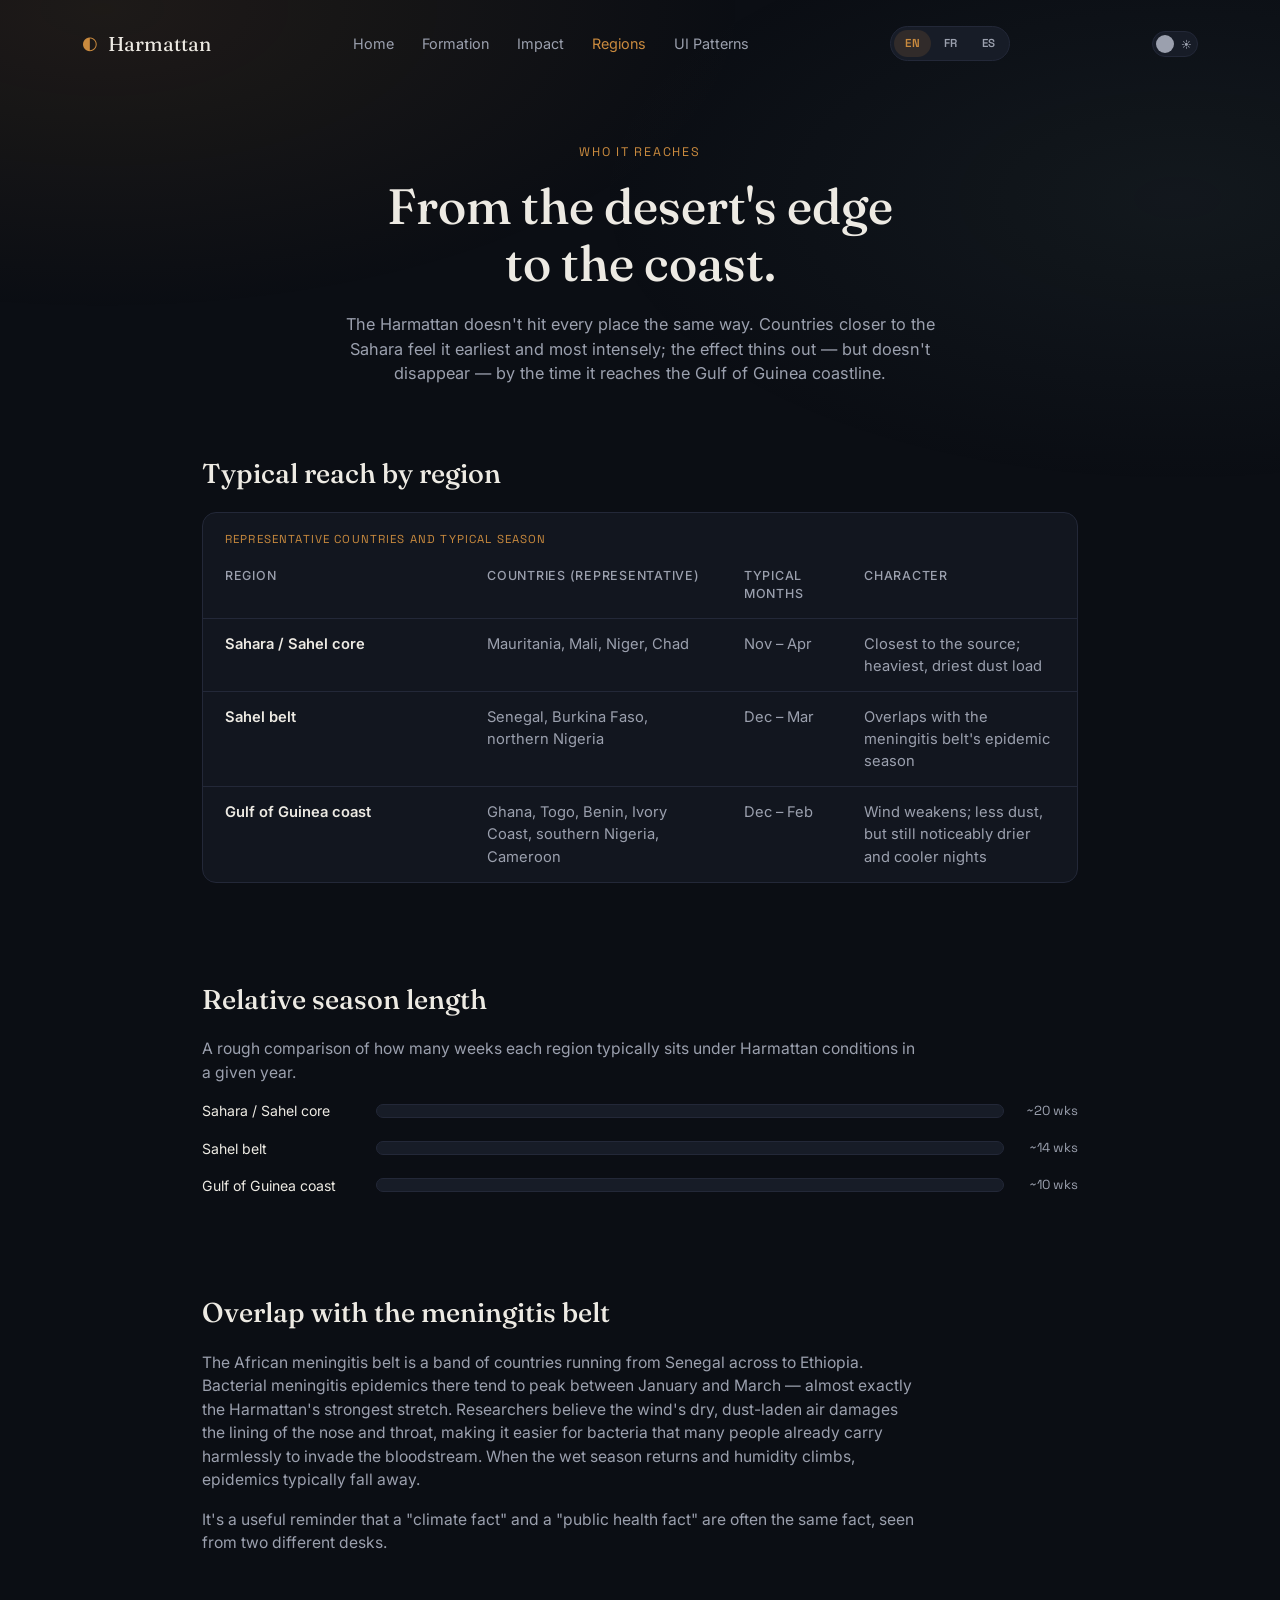
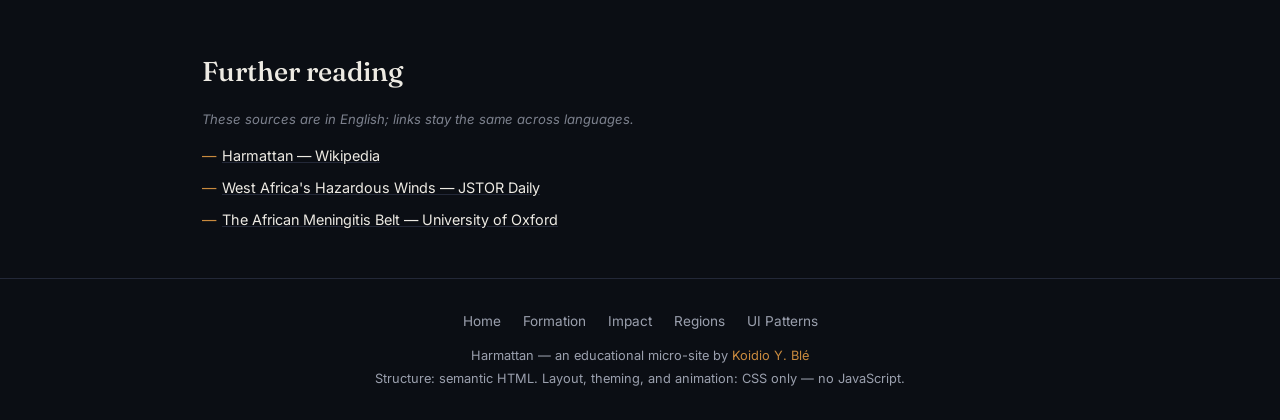
<file: regions.html>
<!DOCTYPE html>
<html lang="en">
<head>
<meta charset="UTF-8">
<meta name="viewport" content="width=device-width, initial-scale=1.0">
<title>Where the Harmattan reaches — Harmattan</title>
<meta name="description" content="Which West African countries and regions are affected by the Harmattan wind, and for how long each year.">
<link rel="preconnect" href="https://fonts.googleapis.com">
<link rel="preconnect" href="https://fonts.gstatic.com" crossorigin>
<link href="https://fonts.googleapis.com/css2?family=Fraunces:opsz,wght@9..144,400;9..144,500;9..144,600&family=Inter:wght@400;500;600&family=Space+Grotesk:wght@500;600;700&display=swap" rel="stylesheet">
<link rel="stylesheet" href="style.css">
</head>
<body>

  <div class="haze" aria-hidden="true"></div>

  <div class="controls visually-hidden-group">
    <input type="radio" name="lang" id="lang-en" checked>
    <input type="radio" name="lang" id="lang-fr">
    <input type="radio" name="lang" id="lang-es">
  </div>

  <header class="site-header">
    <div class="site-header__inner">
      <a href="index.html" class="brand">
        <span class="brand__mark">◐</span>
        <span class="brand__name">Harmattan</span>
      </a>
      <nav class="site-nav" aria-label="Main">
        <a href="index.html"><span lang="en">Home</span><span lang="fr">Accueil</span><span lang="es">Inicio</span></a>
        <a href="formation.html"><span lang="en">Formation</span><span lang="fr">Formation</span><span lang="es">Formación</span></a>
        <a href="impact.html"><span lang="en">Impact</span><span lang="fr">Impact</span><span lang="es">Impacto</span></a>
        <a href="regions.html" aria-current="page"><span lang="en">Regions</span><span lang="fr">Régions</span><span lang="es">Regiones</span></a>
        <a href="pricing.html"><span lang="en">UI Patterns</span><span lang="fr">Motifs UI</span><span lang="es">Patrones UI</span></a>
      </nav>
      <div class="lang-switch" role="group" aria-label="Language">
        <label for="lang-en" class="lang-switch__label">EN</label>
        <label for="lang-fr" class="lang-switch__label">FR</label>
        <label for="lang-es" class="lang-switch__label">ES</label>
      </div>
      <label class="switch switch--theme" aria-label="Toggle light and dark theme">
        <input type="checkbox" id="theme-switch">
        <span class="switch__track switch__track--theme"><span class="switch__thumb"></span></span>
      </label>
    </div>
  </header>

  <main>
    <section class="page-hero">
      <p class="eyebrow">
        <span lang="en">Who it reaches</span><span lang="fr">Qui il touche</span><span lang="es">A quién alcanza</span>
      </p>
      <h1>
        <span lang="en">From the desert's edge<br>to the coast.</span>
        <span lang="fr">De la lisière du désert<br>à la côte.</span>
        <span lang="es">Desde el borde del desierto<br>hasta la costa.</span>
      </h1>
      <p class="page-hero__sub">
        <span lang="en">The Harmattan doesn't hit every place the same way. Countries closer to the Sahara feel it earliest and most intensely; the effect thins out — but doesn't disappear — by the time it reaches the Gulf of Guinea coastline.</span>
        <span lang="fr">L'Harmattan ne frappe pas partout de la même façon. Les pays proches du Sahara le ressentent le plus tôt et le plus intensément ; l'effet s'atténue — sans disparaître — en arrivant sur le littoral du golfe de Guinée.</span>
        <span lang="es">El Harmattan no golpea a todos los lugares de la misma manera. Los países más cercanos al Sahara lo sienten antes y con mayor intensidad; el efecto se va debilitando —sin desaparecer— al llegar a la costa del golfo de Guinea.</span>
      </p>
    </section>

    <section class="content-section">
      <h2>
        <span lang="en">Typical reach by region</span><span lang="fr">Portée typique par région</span><span lang="es">Alcance típico por región</span>
      </h2>
      <div class="data-table-wrap">
        <table class="data-table">
          <caption>
            <span lang="en">Representative countries and typical season</span>
            <span lang="fr">Pays représentatifs et saison typique</span>
            <span lang="es">Países representativos y temporada típica</span>
          </caption>
          <thead>
            <tr>
              <th scope="col"><span lang="en">Region</span><span lang="fr">Région</span><span lang="es">Región</span></th>
              <th scope="col"><span lang="en">Countries (representative)</span><span lang="fr">Pays (représentatifs)</span><span lang="es">Países (representativos)</span></th>
              <th scope="col"><span lang="en">Typical months</span><span lang="fr">Mois habituels</span><span lang="es">Meses habituales</span></th>
              <th scope="col"><span lang="en">Character</span><span lang="fr">Caractéristiques</span><span lang="es">Características</span></th>
            </tr>
          </thead>
          <tbody>
            <tr>
              <th scope="row"><span lang="en">Sahara / Sahel core</span><span lang="fr">Cœur du Sahara / Sahel</span><span lang="es">Núcleo del Sahara / Sahel</span></th>
              <td><span lang="en">Mauritania, Mali, Niger, Chad</span><span lang="fr">Mauritanie, Mali, Niger, Tchad</span><span lang="es">Mauritania, Malí, Níger, Chad</span></td>
              <td><span lang="en">Nov – Apr</span><span lang="fr">Nov. – avr.</span><span lang="es">Nov. – abr.</span></td>
              <td>
                <span lang="en">Closest to the source; heaviest, driest dust load</span>
                <span lang="fr">Le plus proche de la source ; charge de poussière la plus lourde et la plus sèche</span>
                <span lang="es">Lo más cercano a la fuente; la carga de polvo más pesada y seca</span>
              </td>
            </tr>
            <tr>
              <th scope="row"><span lang="en">Sahel belt</span><span lang="fr">Ceinture du Sahel</span><span lang="es">Cinturón del Sahel</span></th>
              <td><span lang="en">Senegal, Burkina Faso, northern Nigeria</span><span lang="fr">Sénégal, Burkina Faso, nord du Nigeria</span><span lang="es">Senegal, Burkina Faso, norte de Nigeria</span></td>
              <td><span lang="en">Dec – Mar</span><span lang="fr">Déc. – mars</span><span lang="es">Dic. – mar.</span></td>
              <td>
                <span lang="en">Overlaps with the meningitis belt's epidemic season</span>
                <span lang="fr">Chevauche la saison épidémique de la ceinture de la méningite</span>
                <span lang="es">Coincide con la temporada epidémica del cinturón de la meningitis</span>
              </td>
            </tr>
            <tr>
              <th scope="row"><span lang="en">Gulf of Guinea coast</span><span lang="fr">Côte du golfe de Guinée</span><span lang="es">Costa del golfo de Guinea</span></th>
              <td><span lang="en">Ghana, Togo, Benin, Ivory Coast, southern Nigeria, Cameroon</span><span lang="fr">Ghana, Togo, Bénin, Côte d'Ivoire, sud du Nigeria, Cameroun</span><span lang="es">Ghana, Togo, Benín, Costa de Marfil, sur de Nigeria, Camerún</span></td>
              <td><span lang="en">Dec – Feb</span><span lang="fr">Déc. – févr.</span><span lang="es">Dic. – feb.</span></td>
              <td>
                <span lang="en">Wind weakens; less dust, but still noticeably drier and cooler nights</span>
                <span lang="fr">Le vent s'affaiblit ; moins de poussière, mais des nuits nettement plus sèches et plus fraîches</span>
                <span lang="es">El viento se debilita; menos polvo, pero noches notablemente más secas y frías</span>
              </td>
            </tr>
          </tbody>
        </table>
      </div>
    </section>

    <section class="content-section">
      <h2>
        <span lang="en">Relative season length</span><span lang="fr">Durée relative de la saison</span><span lang="es">Duración relativa de la temporada</span>
      </h2>
      <p>
        <span lang="en">A rough comparison of how many weeks each region typically sits under Harmattan conditions in a given year.</span>
        <span lang="fr">Une comparaison approximative du nombre de semaines pendant lesquelles chaque région subit typiquement les conditions de l'Harmattan au cours d'une année.</span>
        <span lang="es">Una comparación aproximada de cuántas semanas cada región suele estar bajo las condiciones del Harmattan en un año dado.</span>
      </p>
      <div class="bar-chart" role="img" aria-label="Bar chart comparing typical Harmattan season length: Sahara and Sahel core about 20 weeks, Sahel belt about 14 weeks, Gulf of Guinea coast about 10 weeks">
        <div class="bar-row">
          <span class="bar-row__label"><span lang="en">Sahara / Sahel core</span><span lang="fr">Cœur du Sahara / Sahel</span><span lang="es">Núcleo del Sahara / Sahel</span></span>
          <span class="bar-row__track"><span class="bar-row__fill" style="width: 95%;"></span></span>
          <span class="bar-row__value"><span lang="en">~20 wks</span><span lang="fr">~20 sem.</span><span lang="es">~20 sem.</span></span>
        </div>
        <div class="bar-row">
          <span class="bar-row__label"><span lang="en">Sahel belt</span><span lang="fr">Ceinture du Sahel</span><span lang="es">Cinturón del Sahel</span></span>
          <span class="bar-row__track"><span class="bar-row__fill" style="width: 68%;"></span></span>
          <span class="bar-row__value"><span lang="en">~14 wks</span><span lang="fr">~14 sem.</span><span lang="es">~14 sem.</span></span>
        </div>
        <div class="bar-row">
          <span class="bar-row__label"><span lang="en">Gulf of Guinea coast</span><span lang="fr">Côte du golfe de Guinée</span><span lang="es">Costa del golfo de Guinea</span></span>
          <span class="bar-row__track"><span class="bar-row__fill" style="width: 48%;"></span></span>
          <span class="bar-row__value"><span lang="en">~10 wks</span><span lang="fr">~10 sem.</span><span lang="es">~10 sem.</span></span>
        </div>
      </div>
    </section>

    <section class="content-section">
      <h2>
        <span lang="en">Overlap with the meningitis belt</span>
        <span lang="fr">Recoupement avec la ceinture de la méningite</span>
        <span lang="es">Superposición con el cinturón de la meningitis</span>
      </h2>
      <p>
        <span lang="en">The African meningitis belt is a band of countries running from Senegal across to Ethiopia. Bacterial meningitis epidemics there tend to peak between January and March — almost exactly the Harmattan's strongest stretch. Researchers believe the wind's dry, dust-laden air damages the lining of the nose and throat, making it easier for bacteria that many people already carry harmlessly to invade the bloodstream. When the wet season returns and humidity climbs, epidemics typically fall away.</span>
        <span lang="fr">La ceinture africaine de la méningite est une bande de pays qui s'étend du Sénégal à l'Éthiopie. Les épidémies de méningite bactérienne y culminent généralement entre janvier et mars — presque exactement la période la plus intense de l'Harmattan. Les chercheurs pensent que l'air sec et chargé de poussière du vent endommage la muqueuse du nez et de la gorge, facilitant l'invasion de la circulation sanguine par des bactéries que de nombreuses personnes portent déjà sans danger. Lorsque la saison des pluies revient et que l'humidité augmente, les épidémies reculent généralement.</span>
        <span lang="es">El cinturón africano de la meningitis es una franja de países que se extiende desde Senegal hasta Etiopía. Las epidemias de meningitis bacteriana allí suelen alcanzar su punto máximo entre enero y marzo, casi exactamente el tramo más intenso del Harmattan. Los investigadores creen que el aire seco y cargado de polvo del viento daña el revestimiento de la nariz y la garganta, facilitando que las bacterias que muchas personas ya portan sin peligro invadan el torrente sanguíneo. Cuando regresa la temporada de lluvias y la humedad aumenta, las epidemias suelen disminuir.</span>
      </p>
      <p>
        <span lang="en">It's a useful reminder that a "climate fact" and a "public health fact" are often the same fact, seen from two different desks.</span>
        <span lang="fr">C'est un rappel utile qu'un « fait climatique » et un « fait de santé publique » sont souvent le même fait, vu depuis deux bureaux différents.</span>
        <span lang="es">Es un recordatorio útil de que un «hecho climático» y un «hecho de salud pública» son a menudo el mismo hecho, visto desde dos escritorios diferentes.</span>
      </p>
    </section>

    <section class="content-section">
      <h2>
        <span lang="en">Further reading</span><span lang="fr">Pour aller plus loin</span><span lang="es">Para saber más</span>
      </h2>
      <p class="source-note">
        <span lang="en">These sources are in English; links stay the same across languages.</span>
        <span lang="fr">Ces sources sont en anglais ; les liens restent identiques dans toutes les langues.</span>
        <span lang="es">Estas fuentes están en inglés; los enlaces son los mismos en todos los idiomas.</span>
      </p>
      <ul class="sources-list">
        <li><a href="https://en.wikipedia.org/wiki/Harmattan" target="_blank" rel="noopener">Harmattan — Wikipedia</a></li>
        <li><a href="https://daily.jstor.org/west-africas-hazardous-winds/" target="_blank" rel="noopener">West Africa's Hazardous Winds — JSTOR Daily</a></li>
        <li><a href="https://maidenlab.zoo.ox.ac.uk/african-meningitis-belt" target="_blank" rel="noopener">The African Meningitis Belt — University of Oxford</a></li>
      </ul>
    </section>
  </main>

  <footer class="site-footer-unified">
    <nav class="site-footer-unified__nav" aria-label="Footer">
      <a href="index.html"><span lang="en">Home</span><span lang="fr">Accueil</span><span lang="es">Inicio</span></a>
      <a href="formation.html"><span lang="en">Formation</span><span lang="fr">Formation</span><span lang="es">Formación</span></a>
      <a href="impact.html"><span lang="en">Impact</span><span lang="fr">Impact</span><span lang="es">Impacto</span></a>
      <a href="regions.html"><span lang="en">Regions</span><span lang="fr">Régions</span><span lang="es">Regiones</span></a>
      <a href="pricing.html"><span lang="en">UI Patterns</span><span lang="fr">Motifs UI</span><span lang="es">Patrones UI</span></a>
    </nav>
    <p>
      <span lang="en">Harmattan — an educational micro-site by</span>
      <span lang="fr">Harmattan — un micro-site éducatif par</span>
      <span lang="es">Harmattan — un micrositio educativo por</span>
      <a class="brand-link" href="https://koidioble.com">Koidio Y. Blé</a>
    </p>
    <p>
      <span lang="en">Structure: semantic HTML. Layout, theming, and animation: CSS only — no JavaScript.</span>
      <span lang="fr">Structure : HTML sémantique. Mise en page, thèmes et animation : CSS uniquement — sans JavaScript.</span>
      <span lang="es">Estructura: HTML semántico. Diseño, temas y animación: solo CSS, sin JavaScript.</span>
    </p>
  </footer>

</body>
</html>
</file>
<file: style.css>
/* ============================
   Tokens
   ============================ */
:root {
  --bg:          #0B0E14;
  --surface:     #12161F;
  --surface-2:   #171C27;
  --border:      #232838;
  --text:        #EDEAE3;
  --text-dim:    #9BA0AE;
  --accent:      #C98A3E;
  --accent-soft: rgba(201, 138, 62, 0.14);
  --teal:        #6B8F8F;
  --shadow:      0 20px 60px rgba(0, 0, 0, 0.45);

  --font-display: 'Fraunces', serif;
  --font-body:    'Inter', sans-serif;
  --font-mono:    'Space Grotesk', sans-serif;
}

/* Light theme: swapped in purely with CSS when #theme-switch is checked,
   anywhere in the document — no JavaScript, no class toggling. */
:root:has(#theme-switch:checked) {
  --bg:          #F1EAD9;
  --surface:     #FFFFFF;
  --surface-2:   #ECE3CE;
  --border:      #DED2B3;
  --text:        #221D14;
  --text-dim:    #6E6350;
  --accent-soft: rgba(201, 138, 62, 0.18);
  --shadow:      0 20px 50px rgba(80, 60, 20, 0.12);
}

/* ============================
   Reset
   ============================ */
* { margin: 0; padding: 0; box-sizing: border-box; }

html { scroll-behavior: smooth; }

body {
  background: var(--bg);
  color: var(--text);
  font-family: var(--font-body);
  line-height: 1.5;
  overflow-x: hidden;
  position: relative;
  transition: background 0.35s ease, color 0.35s ease;
}

a { color: inherit; text-decoration: none; }
ul { list-style: none; }

:focus-visible {
  outline: 2px solid var(--accent);
  outline-offset: 3px;
}

/* ============================
   Signature element: the haze
   A slow, faint drift of warm light across the dark sky.
   ============================ */
.haze {
  position: fixed;
  inset: -20% -20%;
  z-index: 0;
  pointer-events: none;
  background:
    radial-gradient(60% 40% at 20% 15%, rgba(201, 138, 62, 0.10), transparent 60%),
    radial-gradient(50% 35% at 80% 30%, rgba(107, 143, 143, 0.08), transparent 65%);
  animation: drift 40s ease-in-out infinite alternate;
}

@keyframes drift {
  from { transform: translateX(-2%) translateY(0); }
  to   { transform: translateX(2%) translateY(1%); }
}

@media (prefers-reduced-motion: reduce) {
  .haze { animation: none; }
}

/* ============================
   Language switching (pure CSS via :has())
   Default = English. Radios anywhere in the document flip visibility
   of every [lang] span through the same mechanism.
   ============================ */
.visually-hidden-group {
  position: absolute;
  width: 1px;
  height: 1px;
  overflow: hidden;
  clip: rect(0 0 0 0);
  white-space: nowrap;
}

.visually-hidden {
  position: absolute;
  width: 1px;
  height: 1px;
  overflow: hidden;
  clip: rect(0 0 0 0);
  white-space: nowrap;
}

[lang="fr"], [lang="es"] { display: none; }
[lang="en"] { display: inline; }

body:has(#lang-fr:checked) [lang="en"],
body:has(#lang-fr:checked) [lang="es"] { display: none; }
body:has(#lang-fr:checked) [lang="fr"] { display: inline; }

body:has(#lang-es:checked) [lang="en"],
body:has(#lang-es:checked) [lang="fr"] { display: none; }
body:has(#lang-es:checked) [lang="es"] { display: inline; }

.lang-switch {
  display: flex;
  gap: 2px;
  padding: 3px;
  background: var(--surface-2);
  border: 1px solid var(--border);
  border-radius: 999px;
}

.lang-switch__label {
  font-family: var(--font-mono);
  font-size: 0.72rem;
  font-weight: 600;
  letter-spacing: 0.03em;
  padding: 5px 11px;
  border-radius: 999px;
  color: var(--text-dim);
  cursor: pointer;
  transition: background 0.2s ease, color 0.2s ease;
}

.lang-switch__label:hover { color: var(--text); }

body:has(#lang-en:checked) .lang-switch__label[for="lang-en"],
body:has(#lang-fr:checked) .lang-switch__label[for="lang-fr"],
body:has(#lang-es:checked) .lang-switch__label[for="lang-es"] {
  background: var(--accent-soft);
  color: var(--accent);
}

/* ============================
   Theme toggle (pure CSS via :has(), styling lives on :root above)
   ============================ */
.switch--theme {
  position: relative;
  display: inline-flex;
  width: 46px;
  height: 26px;
  cursor: pointer;
}

.switch__track--theme {
  position: absolute;
  inset: 0;
  background: var(--surface-2);
  border: 1px solid var(--border);
  border-radius: 999px;
  transition: background 0.2s ease, border-color 0.2s ease;
}

.switch__track--theme::before,
.switch__track--theme::after {
  position: absolute;
  top: 50%;
  transform: translateY(-50%);
  font-size: 10px;
  line-height: 1;
}

.switch__track--theme::before {
  content: '☾';
  left: 5px;
  color: var(--text-dim);
}

.switch__track--theme::after {
  content: '☀';
  right: 5px;
  color: var(--text-dim);
}

.switch--theme .switch__thumb {
  position: absolute;
  top: 3px;
  left: 3px;
  width: 18px;
  height: 18px;
  border-radius: 50%;
  background: var(--text-dim);
  transition: transform 0.25s ease, background 0.25s ease;
  z-index: 1;
}

body:has(#theme-switch:checked) .switch__track--theme {
  background: var(--accent-soft);
  border-color: var(--accent);
}

body:has(#theme-switch:checked) .switch--theme .switch__thumb {
  transform: translateX(20px);
  background: var(--accent);
}

/* ============================
   Unified site header (used on every page)
   ============================ */
.site-header {
  position: relative;
  z-index: 5;
}

.site-header__inner {
  display: flex;
  align-items: center;
  justify-content: space-between;
  max-width: 1180px;
  margin: 0 auto;
  padding: 26px 32px;
}

.brand {
  display: flex;
  align-items: center;
  gap: 10px;
  font-family: var(--font-display);
  font-size: 1.25rem;
  color: var(--text);
}

.brand__mark { color: var(--accent); font-size: 1.1rem; }

.site-nav {
  display: flex;
  align-items: center;
  gap: 28px;
  font-size: 0.9rem;
  color: var(--text-dim);
}

.site-nav a { transition: color 0.2s ease; }
.site-nav a:hover { color: var(--text); }
.site-nav a[aria-current="page"] { color: var(--accent); }

.playground-note {
  position: relative;
  z-index: 2;
  max-width: 720px;
  margin: 0 auto 8px;
  padding: 14px 32px;
  text-align: center;
  font-size: 0.85rem;
  color: var(--text-dim);
}

.playground-note a { color: var(--accent); }

/* ============================
   Shared content-page layout
   ============================ */
.page-hero {
  position: relative;
  z-index: 2;
  max-width: 820px;
  margin: 0 auto;
  padding: 56px 32px 20px;
  text-align: center;
}

.page-hero .eyebrow { margin-bottom: 16px; }

.page-hero h1 {
  font-family: var(--font-display);
  font-weight: 500;
  font-size: clamp(2rem, 4.6vw, 3.1rem);
  line-height: 1.15;
}

.page-hero__sub {
  margin: 20px auto 0;
  max-width: 600px;
  color: var(--text-dim);
  font-size: 1.02rem;
}

.content-section {
  position: relative;
  z-index: 2;
  max-width: 940px;
  margin: 0 auto;
  padding: 48px 32px;
}

.content-section h2 {
  font-family: var(--font-display);
  font-weight: 500;
  font-size: 1.7rem;
  margin-bottom: 18px;
}

.content-section h3 {
  font-family: var(--font-display);
  font-weight: 500;
  font-size: 1.2rem;
  margin-bottom: 10px;
}

.content-section p {
  color: var(--text-dim);
  font-size: 0.98rem;
  margin-bottom: 16px;
  max-width: 72ch;
}

.content-section p:last-child { margin-bottom: 0; }

.source-note {
  font-size: 0.82rem !important;
  font-style: italic;
  opacity: 0.8;
}

/* ============================
   Quick-facts table (Home)
   ============================ */
.data-table-wrap {
  overflow-x: auto;
  border: 1px solid var(--border);
  border-radius: 14px;
  background: var(--surface);
}

.data-table {
  width: 100%;
  border-collapse: collapse;
  font-size: 0.92rem;
}

.data-table caption {
  text-align: left;
  padding: 18px 22px 4px;
  font-family: var(--font-mono);
  font-size: 0.72rem;
  letter-spacing: 0.1em;
  text-transform: uppercase;
  color: var(--accent);
}

.data-table th,
.data-table td {
  text-align: left;
  padding: 14px 22px;
  border-top: 1px solid var(--border);
  vertical-align: top;
}

.data-table thead th {
  border-top: none;
  color: var(--text-dim);
  font-weight: 500;
  font-size: 0.78rem;
  text-transform: uppercase;
  letter-spacing: 0.06em;
}

.data-table tbody th {
  color: var(--text);
  font-weight: 600;
  white-space: nowrap;
  width: 30%;
}

.data-table td { color: var(--text-dim); }

.data-table tbody tr {
  transition: background 0.2s ease;
}

.data-table tbody tr:hover {
  background: var(--surface-2);
}

/* ============================
   Page nav cards (Home: "what's on this site")
   ============================ */
.page-grid {
  display: grid;
  grid-template-columns: repeat(3, 1fr);
  gap: 20px;
}

.page-card {
  display: block;
  background: var(--surface);
  border: 1px solid var(--border);
  border-radius: 14px;
  padding: 26px;
  transition: transform 0.25s ease, border-color 0.25s ease;
}

.page-card:hover {
  transform: translateY(-4px);
  border-color: var(--accent);
}

.page-card__index {
  font-family: var(--font-mono);
  font-size: 0.75rem;
  color: var(--accent);
  margin-bottom: 10px;
}

.page-card h3 { margin-bottom: 8px; }

.page-card p {
  font-size: 0.88rem;
  margin-bottom: 0;
}

/* ============================
   Timeline (Formation page)
   ============================ */
.timeline {
  display: flex;
  flex-direction: column;
  gap: 0;
}

.timeline__step {
  position: relative;
  display: grid;
  grid-template-columns: 44px 1fr;
  gap: 20px;
  padding-bottom: 32px;
}

.timeline__step:last-child { padding-bottom: 0; }

.timeline__marker {
  width: 44px;
  height: 44px;
  border-radius: 50%;
  background: var(--surface);
  border: 1px solid var(--accent);
  color: var(--accent);
  font-family: var(--font-mono);
  font-weight: 600;
  display: flex;
  align-items: center;
  justify-content: center;
  position: relative;
  z-index: 1;
}

.timeline__step:not(:last-child)::before {
  content: '';
  position: absolute;
  left: 21px;
  top: 44px;
  bottom: -32px;
  width: 1px;
  background: var(--border);
}

.timeline__body h3 { margin-bottom: 6px; }
.timeline__body p { margin-bottom: 0; }

/* ============================
   SVG figures
   ============================ */
.figure {
  margin: 8px 0 0;
  background: var(--surface);
  border: 1px solid var(--border);
  border-radius: 14px;
  padding: 24px;
}

.figure svg { width: 100%; height: auto; display: block; }

.figure figcaption {
  margin-top: 14px;
  font-size: 0.82rem;
  color: var(--text-dim);
  text-align: center;
}

/* ============================
   Audio block
   ============================ */
.audio-block {
  display: flex;
  flex-direction: column;
  gap: 12px;
  background: var(--surface);
  border: 1px solid var(--border);
  border-radius: 14px;
  padding: 22px 24px;
}

.audio-block p {
  margin: 0;
  font-size: 0.86rem;
}

.audio-block audio {
  width: 100%;
}

/* ============================
   Impact cards (Impact page)
   ============================ */
.impact-grid {
  display: grid;
  grid-template-columns: repeat(2, 1fr);
  gap: 20px;
  margin-bottom: 40px;
}

.impact-card {
  background: var(--surface);
  border: 1px solid var(--border);
  border-radius: 14px;
  padding: 26px;
  transition: transform 0.25s ease, border-color 0.25s ease;
}

.impact-card:hover {
  transform: translateY(-3px);
  border-color: #2c3244;
}

.impact-card__icon {
  width: 36px;
  height: 36px;
  margin-bottom: 14px;
  color: var(--accent);
}

.impact-card h3 { margin-bottom: 8px; }
.impact-card p { font-size: 0.9rem; margin-bottom: 0; }

/* ============================
   CSS-only bar chart (Regions page)
   ============================ */
.bar-chart {
  display: flex;
  flex-direction: column;
  gap: 16px;
}

.bar-row {
  display: grid;
  grid-template-columns: 160px 1fr 60px;
  align-items: center;
  gap: 14px;
  font-size: 0.88rem;
}

.bar-row__label { color: var(--text); }

.bar-row__track {
  background: var(--surface-2);
  border: 1px solid var(--border);
  border-radius: 999px;
  height: 14px;
  overflow: hidden;
}

.bar-row__fill {
  height: 100%;
  background: linear-gradient(90deg, var(--accent), var(--teal));
  border-radius: 999px;
  animation: bar-grow 1.1s ease-out both;
  transform-origin: left;
}

@keyframes bar-grow {
  from { transform: scaleX(0); }
  to   { transform: scaleX(1); }
}

@media (prefers-reduced-motion: reduce) {
  .bar-row__fill { animation: none; }
}

.bar-row__value {
  text-align: right;
  color: var(--text-dim);
  font-family: var(--font-mono);
  font-size: 0.82rem;
}

/* ============================
   Sources list
   ============================ */
.sources-list {
  display: flex;
  flex-direction: column;
  gap: 10px;
  padding-left: 0;
}

.sources-list li {
  list-style: none;
  padding-left: 20px;
  position: relative;
  font-size: 0.9rem;
  color: var(--text-dim);
}

.sources-list li::before {
  content: '—';
  position: absolute;
  left: 0;
  color: var(--accent);
}

.sources-list a { color: var(--text); text-decoration: underline; text-decoration-color: var(--border); }
.sources-list a:hover { text-decoration-color: var(--accent); }

/* ============================
   Unified site footer
   ============================ */
.site-footer-unified {
  position: relative;
  z-index: 2;
  border-top: 1px solid var(--border);
  padding: 32px;
  text-align: center;
}

.site-footer-unified__nav {
  display: flex;
  justify-content: center;
  gap: 22px;
  margin-bottom: 14px;
  font-size: 0.85rem;
}

.site-footer-unified__nav a { color: var(--text-dim); }
.site-footer-unified__nav a:hover { color: var(--text); }

.site-footer-unified p {
  font-size: 0.8rem;
  color: var(--text-dim);
  margin: 4px 0 0;
}

.site-footer-unified a.brand-link { color: var(--accent); }

/* ============================
   Fade-in entrance (subtle, respects reduced motion)
   ============================ */
@keyframes fade-up {
  from { opacity: 0; transform: translateY(8px); }
  to   { opacity: 1; transform: translateY(0); }
}

.page-hero, .content-section {
  animation: fade-up 0.5s ease-out both;
}

@media (prefers-reduced-motion: reduce) {
  .page-hero, .content-section { animation: none; }
}

@media (max-width: 880px) {
  .page-grid { grid-template-columns: 1fr; }
  .impact-grid { grid-template-columns: 1fr; }
  .bar-row { grid-template-columns: 110px 1fr 50px; }
  .site-nav { gap: 16px; }
}

@media (max-width: 620px) {
  .site-nav a:not([aria-current]) { font-size: 0.84rem; }
  .data-table th, .data-table td { padding: 10px 14px; }
}

/* ============================
   Nav
   ============================ */
.nav {
  position: relative;
  z-index: 2;
  display: flex;
  align-items: center;
  justify-content: space-between;
  max-width: 1180px;
  margin: 0 auto;
  padding: 28px 32px;
}

.nav__brand {
  display: flex;
  align-items: center;
  gap: 10px;
  font-family: var(--font-display);
  font-size: 1.25rem;
  letter-spacing: 0.01em;
}

.nav__mark {
  color: var(--accent);
  font-size: 1.1rem;
}

.nav__right {
  display: flex;
  align-items: center;
  gap: 22px;
}

.nav__links {
  display: flex;
  align-items: center;
  gap: 32px;
  font-size: 0.92rem;
  color: var(--text-dim);
}

.nav__links a:hover { color: var(--text); }

.nav__cta {
  border: 1px solid var(--border);
  padding: 8px 18px;
  border-radius: 999px;
  color: var(--text) !important;
  transition: border-color 0.2s ease;
}

.nav__cta:hover { border-color: var(--accent); }

/* ============================
   Hero
   ============================ */
.hero {
  position: relative;
  z-index: 2;
  max-width: 780px;
  margin: 0 auto;
  padding: 64px 32px 40px;
  text-align: center;
}

.eyebrow {
  font-family: var(--font-mono);
  font-size: 0.78rem;
  letter-spacing: 0.14em;
  text-transform: uppercase;
  color: var(--accent);
  margin-bottom: 18px;
}

.hero h1 {
  font-family: var(--font-display);
  font-weight: 500;
  font-size: clamp(2.2rem, 5vw, 3.4rem);
  line-height: 1.12;
  letter-spacing: -0.01em;
}

.hero__sub {
  margin: 22px auto 0;
  max-width: 520px;
  color: var(--text-dim);
  font-size: 1.02rem;
}

/* ============================
   Billing toggle (pure CSS, no JS)
   ============================ */
.toggle {
  display: flex;
  align-items: center;
  justify-content: center;
  gap: 16px;
  margin-top: 44px;
}

.toggle__label {
  font-size: 0.92rem;
  color: var(--text-dim);
  transition: color 0.2s ease;
}

.toggle__save {
  display: inline-block;
  margin-left: 6px;
  padding: 2px 8px;
  border-radius: 999px;
  background: var(--accent-soft);
  color: var(--accent);
  font-family: var(--font-mono);
  font-size: 0.72rem;
  font-weight: 600;
}

.switch {
  position: relative;
  display: inline-block;
  width: 46px;
  height: 26px;
}

.switch input {
  position: absolute;
  opacity: 0;
  width: 100%;
  height: 100%;
  margin: 0;
  cursor: pointer;
  z-index: 1;
}

.switch__track {
  position: absolute;
  inset: 0;
  background: var(--surface-2);
  border: 1px solid var(--border);
  border-radius: 999px;
  transition: background 0.2s ease, border-color 0.2s ease;
}

.switch__thumb {
  position: absolute;
  top: 3px;
  left: 3px;
  width: 18px;
  height: 18px;
  border-radius: 50%;
  background: var(--text-dim);
  transition: transform 0.25s ease, background 0.25s ease;
}

.switch input:checked ~ .switch__track {
  background: var(--accent-soft);
  border-color: var(--accent);
}

.switch input:checked ~ .switch__track .switch__thumb {
  transform: translateX(20px);
  background: var(--accent);
}

/* Default state: monthly prices show, yearly hidden */
.price-year { display: none; }
.price-month { display: inline; }

/* When checked: flip which price shows, using :has() at the container level */
.toggle:has(#billing-toggle:checked) .price-month { display: none; }
.toggle:has(#billing-toggle:checked) .price-year  { display: inline; }
.toggle:has(#billing-toggle:checked) .toggle__label--month { color: var(--text-dim); }
.toggle:has(#billing-toggle:checked) .toggle__label--year  { color: var(--text); }
.toggle:not(:has(#billing-toggle:checked)) .toggle__label--month { color: var(--text); }

/* Fallback for browsers without :has() -- prices default to monthly, still fully usable */

/* ============================
   Pricing cards
   ============================ */
.plans {
  position: relative;
  z-index: 2;
  max-width: 1080px;
  margin: 56px auto 0;
  padding: 0 32px 100px;
  display: grid;
  grid-template-columns: repeat(3, 1fr);
  gap: 24px;
  align-items: start;
}

.plan {
  background: var(--surface);
  border: 1px solid var(--border);
  border-radius: 18px;
  padding: 36px 28px;
  display: flex;
  flex-direction: column;
  gap: 24px;
  transition: transform 0.25s ease, border-color 0.25s ease;
}

.plan:hover {
  transform: translateY(-4px);
  border-color: #2c3244;
}

.plan--featured {
  background: linear-gradient(180deg, var(--surface-2), var(--surface));
  border-color: var(--accent);
  box-shadow: var(--shadow);
  position: relative;
  transform: translateY(-10px);
}

.plan--featured:hover { transform: translateY(-14px); }

.plan__badge {
  position: absolute;
  top: -13px;
  left: 28px;
  background: var(--accent);
  color: #17110a;
  font-family: var(--font-mono);
  font-size: 0.7rem;
  font-weight: 700;
  letter-spacing: 0.04em;
  text-transform: uppercase;
  padding: 4px 12px;
  border-radius: 999px;
}

.plan__head h2 {
  font-family: var(--font-display);
  font-weight: 500;
  font-size: 1.5rem;
}

.plan__desc {
  margin-top: 8px;
  color: var(--text-dim);
  font-size: 0.92rem;
  min-height: 42px;
}

.plan__price {
  font-family: var(--font-mono);
  font-weight: 600;
  font-size: 2.6rem;
  display: flex;
  align-items: baseline;
  gap: 6px;
}

.plan__period {
  font-family: var(--font-body);
  font-weight: 400;
  font-size: 0.95rem;
  color: var(--text-dim);
}

.plan__features {
  display: flex;
  flex-direction: column;
  gap: 12px;
  font-size: 0.92rem;
  color: var(--text);
  flex-grow: 1;
}

.plan__features li {
  padding-left: 22px;
  position: relative;
  color: var(--text-dim);
}

.plan__features li::before {
  content: '—';
  position: absolute;
  left: 0;
  color: var(--accent);
}

.plan__cta {
  display: block;
  text-align: center;
  padding: 13px;
  border-radius: 10px;
  font-weight: 500;
  font-size: 0.95rem;
  transition: opacity 0.2s ease, background 0.2s ease;
}

.plan__cta--solid {
  background: var(--accent);
  color: #17110a;
}

.plan__cta--solid:hover { opacity: 0.88; }

.plan__cta--ghost {
  border: 1px solid var(--border);
  color: var(--text);
}

.plan__cta--ghost:hover { border-color: var(--accent); }

/* ============================
   FAQ
   ============================ */
.faq {
  position: relative;
  z-index: 2;
  max-width: 1080px;
  margin: 0 auto;
  padding: 0 32px 120px;
}

.faq h3 {
  font-family: var(--font-display);
  font-weight: 500;
  font-size: 1.7rem;
  text-align: center;
  margin-bottom: 44px;
}

.faq__grid {
  display: grid;
  grid-template-columns: repeat(3, 1fr);
  gap: 28px;
}

.faq__item h4 {
  font-size: 1rem;
  margin-bottom: 10px;
}

.faq__item p {
  color: var(--text-dim);
  font-size: 0.9rem;
}

/* ============================
   Footer
   ============================ */
.site-footer {
  position: relative;
  z-index: 2;
  border-top: 1px solid var(--border);
  padding: 28px 32px;
  display: flex;
  justify-content: center;
  gap: 10px;
  flex-wrap: wrap;
  color: var(--text-dim);
  font-size: 0.82rem;
}

.site-footer__dot { color: var(--border); }

/* ============================
   Sign-in modal (pure CSS via :target)
   ============================ */
.modal {
  position: fixed;
  inset: 0;
  z-index: 100;
  display: none;
  align-items: center;
  justify-content: center;
  padding: 24px;
}

.modal:target {
  display: flex;
  animation: modal-in 0.2s ease;
}

@keyframes modal-in {
  from { opacity: 0; }
  to   { opacity: 1; }
}

.modal__scrim {
  position: absolute;
  inset: 0;
  background: rgba(4, 5, 8, 0.72);
  backdrop-filter: blur(3px);
}

.modal__card {
  position: relative;
  z-index: 1;
  width: 100%;
  max-width: 420px;
  max-height: 90vh;
  overflow-y: auto;
  background: var(--surface);
  border: 1px solid var(--border);
  border-radius: 18px;
  padding: 36px 32px;
  box-shadow: var(--shadow);
}

.modal__close {
  position: absolute;
  top: 18px;
  right: 18px;
  color: var(--text-dim);
  font-size: 0.9rem;
  line-height: 1;
  padding: 6px;
  border-radius: 6px;
  transition: color 0.2s ease, background 0.2s ease;
}

.modal__close:hover {
  color: var(--text);
  background: var(--surface-2);
}

.modal__eyebrow {
  font-family: var(--font-mono);
  font-size: 0.72rem;
  letter-spacing: 0.12em;
  text-transform: uppercase;
  color: var(--accent);
  margin-bottom: 12px;
}

.modal__card h2 {
  font-family: var(--font-display);
  font-weight: 500;
  font-size: 1.4rem;
  margin-bottom: 14px;
}

.modal__copy {
  color: var(--text-dim);
  font-size: 0.9rem;
  margin-bottom: 26px;
}

.modal__form {
  display: flex;
  flex-direction: column;
  gap: 8px;
  margin-bottom: 22px;
}

.modal__label {
  font-size: 0.8rem;
  color: var(--text-dim);
  margin-top: 10px;
}

.modal__input {
  background: var(--surface-2);
  border: 1px solid var(--border);
  border-radius: 8px;
  padding: 11px 12px;
  color: var(--text);
  font-family: var(--font-body);
  font-size: 0.92rem;
}

.modal__input::placeholder { color: #545a6b; }

.modal__input:disabled {
  opacity: 0.6;
  cursor: not-allowed;
}

.modal__submit {
  margin-top: 14px;
  padding: 12px;
  border-radius: 10px;
  border: 1px dashed var(--border);
  background: transparent;
  color: var(--text-dim);
  font-family: var(--font-body);
  font-size: 0.9rem;
  cursor: not-allowed;
}

.modal__foot {
  font-size: 0.8rem;
  color: var(--text-dim);
  border-top: 1px solid var(--border);
  padding-top: 18px;
}

.modal__foot code {
  color: var(--accent);
  font-family: var(--font-mono);
  font-size: 0.82rem;
}

/* ============================
   Responsive
   ============================ */
@media (max-width: 880px) {
  .plans { grid-template-columns: 1fr; max-width: 480px; }
  .plan--featured { transform: none; }
  .plan--featured:hover { transform: translateY(-4px); }
  .faq__grid { grid-template-columns: 1fr; }
  .nav__right { gap: 14px; }
  .nav__links { display: none; }
}

@media (max-width: 480px) {
  .nav { padding: 20px; }
  .lang-switch__label { padding: 5px 8px; }
  .toggle { flex-wrap: wrap; }
}
</file>
